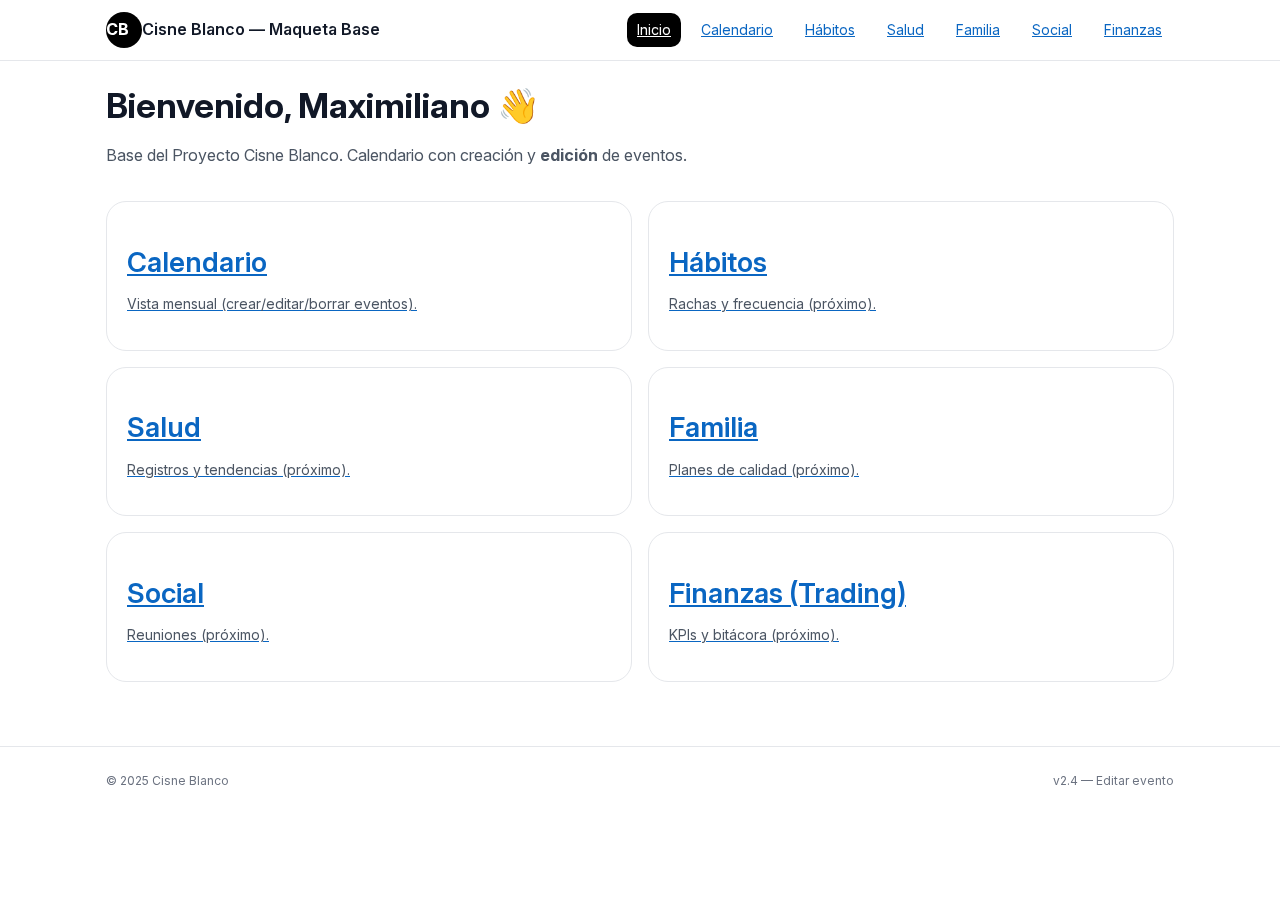
<file: index.html>
<!doctype html>
<html lang="es">
<head>
  <meta charset="utf-8">
  <meta name="viewport" content="width=device-width, initial-scale=1">
  <title>Cisne Blanco — Inicio</title>
  <meta name="description" content="Proyecto Cisne Blanco — Maqueta Base">

  <link rel="icon" type="image/png" href="./favicon.png?v=1201">
  <link rel="stylesheet" href="./assets/css/base-typography.css?v=14">
  <link rel="stylesheet" href="./css/mini.css?v=14">
  
  <link rel="stylesheet" href="./assets/css/main.css?v=1201">

  <!-- Preload correcto (nombres REALES y rutas relativas) -->
  <link rel="preload" as="font" href="./assets/fonts/inter/Inter-Variable.woff2?v=1201" type="font/woff2" crossorigin>
  <link rel="preload" as="font" href="./assets/fonts/jetbrains-mono/JetBrainsMono-Variable.woff2?v=1201" type="font/woff2" crossorigin>

</head>
<body>
  <header class="border-b backdrop-blur sticky">
    <div class="mx-auto container-pro px-4 py-3 flex items-center justify-between">
      <div class="flex items-center gap-3">
        <div class="h-9 w-9 rounded-full bg-black text-white flex items-center justify-center font-bold">CB</div>
        <span class="font-semibold">Cisne Blanco — Maqueta Base</span>
      </div>
      <nav class="flex items-center gap-2 text-sm">
        <a href="index.html" data-page="home" class="px-3 py-1 rounded-lg hover:bg-gray-100">Inicio</a>
        <a href="pages/calendario.html" data-page="calendario" class="px-3 py-1 rounded-lg hover:bg-gray-100">Calendario</a>
        <a href="pages/habitos.html" data-page="habitos" class="px-3 py-1 rounded-lg hover:bg-gray-100">Hábitos</a>
        <a href="pages/salud.html" data-page="salud" class="px-3 py-1 rounded-lg hover:bg-gray-100">Salud</a>
        <a href="pages/familia.html" data-page="familia" class="px-3 py-1 rounded-lg hover:bg-gray-100">Familia</a>
        <a href="pages/social.html" data-page="social" class="px-3 py-1 rounded-lg hover:bg-gray-100">Social</a>
        <a href="pages/finanzas.html" data-page="finanzas" class="px-3 py-1 rounded-lg hover:bg-gray-100">Finanzas</a>
      </nav>
    </div>
  </header>
  <main class="mx-auto container-pro px-4 pt-8">
    <h1 class="text-2xl font-bold mb-2">Bienvenido, Maximiliano 👋</h1>
    <p class="text-gray-600 mb-8">Base del Proyecto Cisne Blanco. Calendario con creación y <strong>edición</strong> de eventos.</p>

    <div class="grid grid-cols-1 md:grid-cols-2 gap-4">
      <a class="block border rounded-2xl p-5 bg-white hover:shadow-sm transition" href="pages/calendario.html">
        <h2 class="font-semibold mb-1">Calendario</h2>
        <p class="text-sm text-gray-600">Vista mensual (crear/editar/borrar eventos).</p>
      </a>
      <a class="block border rounded-2xl p-5 bg-white hover:shadow-sm transition" href="pages/habitos.html">
        <h2 class="font-semibold mb-1">Hábitos</h2>
        <p class="text-sm text-gray-600">Rachas y frecuencia (próximo).</p>
      </a>
      <a class="block border rounded-2xl p-5 bg-white hover:shadow-sm transition" href="pages/salud.html">
        <h2 class="font-semibold mb-1">Salud</h2>
        <p class="text-sm text-gray-600">Registros y tendencias (próximo).</p>
      </a>
      <a class="block border rounded-2xl p-5 bg-white hover:shadow-sm transition" href="pages/familia.html">
        <h2 class="font-semibold mb-1">Familia</h2>
        <p class="text-sm text-gray-600">Planes de calidad (próximo).</p>
      </a>
      <a class="block border rounded-2xl p-5 bg-white hover:shadow-sm transition" href="pages/social.html">
        <h2 class="font-semibold mb-1">Social</h2>
        <p class="text-sm text-gray-600">Reuniones (próximo).</p>
      </a>
      <a class="block border rounded-2xl p-5 bg-white hover:shadow-sm transition" href="pages/finanzas.html">
        <h2 class="font-semibold mb-1">Finanzas (Trading)</h2>
        <p class="text-sm text-gray-600">KPIs y bitácora (próximo).</p>
      </a>
    </div>
  </main>
  <footer class="mt-16 border-t">
    <div class="mx-auto container-pro px-4 py-6 text-xs text-gray-500 flex items-center justify-between">
      <span>© 2025 Cisne Blanco</span>
      <span>v2.4 — Editar evento</span>
    </div>
  </footer>
  <script>
    (function() {
      const path = location.pathname;
      const map = {
        "/": "home",
        "index.html": "home",
        "calendario.html": "calendario",
        "habitos.html": "habitos",
        "salud.html": "salud",
        "familia.html": "familia",
        "social.html": "social",
        "finanzas.html": "finanzas"
      };
      let key = "home";
      for (const k in map) {
        if (path.endsWith(k)) { key = map[k]; break; }
      }
      document.querySelectorAll('a[data-page]').forEach(a => {
        if (a.dataset.page === key) {
          a.style.background = '#000';
          a.style.color = '#fff';
          a.style.borderRadius = '10px';
          a.style.padding = '6px 10px';
        }
      });
    })();
  </script>
</body>
</html>
</file>
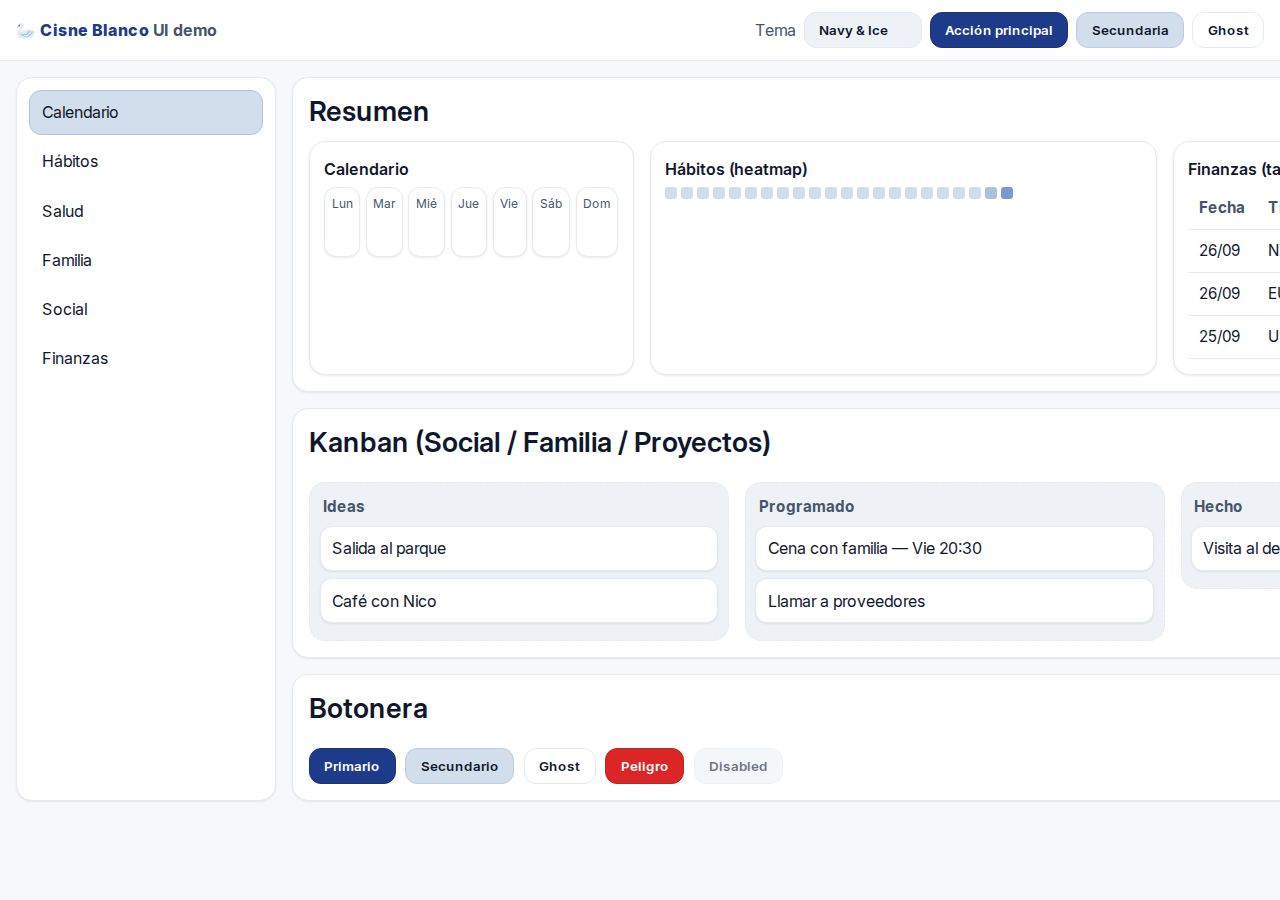
<file: themes/v1.1.1/index.html>
<!doctype html><html lang="es" data-theme="navy-ice"><head>
<link rel="stylesheet" href="../../assets/css/base-typography.css">
<meta charset="utf-8"/><meta name="viewport" content="width=device-width, initial-scale=1"/>
<title>Cisne Blanco — Demo UI (3 temas)</title>
<link rel="stylesheet" href="css/base.css"/>
<link rel="stylesheet" href="css/theme-navy-ice.css"/>
<link rel="stylesheet" href="css/theme-onyx-gold.css"/>
<link rel="stylesheet" href="css/theme-ruby-silver.css"/>
<style>.brand .swan{color:var(--color-primary)}</style>
</head><body>
<header class="header"><div class="brand">🦢 <span class="swan">Cisne Blanco</span> <span class="muted">UI demo</span></div>
<div class="actions"><label class="muted" for="themeSelect">Tema</label>
<select id="themeSelect" class="btn"><option value="navy-ice">Navy & Ice</option><option value="onyx-gold">Onyx & Gold</option><option value="ruby-silver">Ruby & Silver</option></select>
<button class="btn btn-primary">Acción principal</button><button class="btn btn-secondary">Secundaria</button><button class="btn btn-ghost">Ghost</button></div></header>
<div class="container"><aside class="sidebar"><nav class="nav"><a class="active" href="#">Calendario</a><a href="#">Hábitos</a><a href="#">Salud</a><a href="#">Familia</a><a href="#">Social</a><a href="#">Finanzas</a></nav></aside>
<main class="main">
<section class="section"><div class="row" style="justify-content:space-between;"><h2 style="margin:0">Resumen</h2>
<div class="row"><span class="badge success">Semana +3.2%</span><span class="badge warn">Pendientes: 4</span></div></div>
<div class="grid cols-3" style="margin-top:.8rem;">
<div class="card"><h3>Calendario</h3><div class="calendar"><div class="day"><div class="label">Lun</div></div><div class="day"><div class="label">Mar</div></div><div class="day"><div class="label">Mié</div></div><div class="day"><div class="label">Jue</div></div><div class="day"><div class="label">Vie</div></div><div class="day"><div class="label">Sáb</div></div><div class="day"><div class="label">Dom</div></div></div></div>
<div class="card"><h3>Hábitos (heatmap)</h3><div class="heatmap"><div class='cell'></div><div class='cell'></div><div class='cell'></div><div class='cell'></div><div class='cell'></div><div class='cell'></div><div class='cell'></div><div class='cell'></div><div class='cell'></div><div class='cell'></div><div class='cell'></div><div class='cell'></div><div class='cell'></div><div class='cell'></div><div class='cell'></div><div class='cell'></div><div class='cell'></div><div class='cell'></div><div class='cell'></div><div class='cell'></div><div class='cell l2'></div><div class='cell l3'></div></div></div>
<div class="card"><h3>Finanzas (tabla)</h3><table class="table"><thead><tr><th>Fecha</th><th>Ticker</th><th>Dirección</th><th>R:R</th><th>Resultado</th></tr></thead><tbody>
<tr><td>26/09</td><td>NZDUSD</td><td>Long</td><td>1:3</td><td class="mono">+125</td></tr>
<tr><td>26/09</td><td>EURUSD</td><td>Short</td><td>1:2</td><td class="mono">-60</td></tr>
<tr><td>25/09</td><td>USDCHF</td><td>Long</td><td>1:4</td><td class="mono">+210</td></tr>
</tbody></table></div></div></section>
<section class="section"><h2 style="margin-top:0">Kanban (Social / Familia / Proyectos)</h2>
<div class="kanban"><div class="col"><h4>Ideas</h4><div class="item">Salida al parque</div><div class="item">Café con Nico</div></div>
<div class="col"><h4>Programado</h4><div class="item">Cena con familia — Vie 20:30</div><div class="item">Llamar a proveedores</div></div>
<div class="col"><h4>Hecho</h4><div class="item">Visita al dentista</div></div></div></section>
<section class="section"><h2 style="margin-top:0">Botonera</h2>
<div class="row"><button class="btn btn-primary">Primario</button><button class="btn btn-secondary">Secundario</button><button class="btn btn-ghost">Ghost</button><button class="btn btn-danger">Peligro</button><button class="btn" disabled>Disabled</button></div>
</section></main></div><script src="js/theme.js"></script></body></html>
</file>
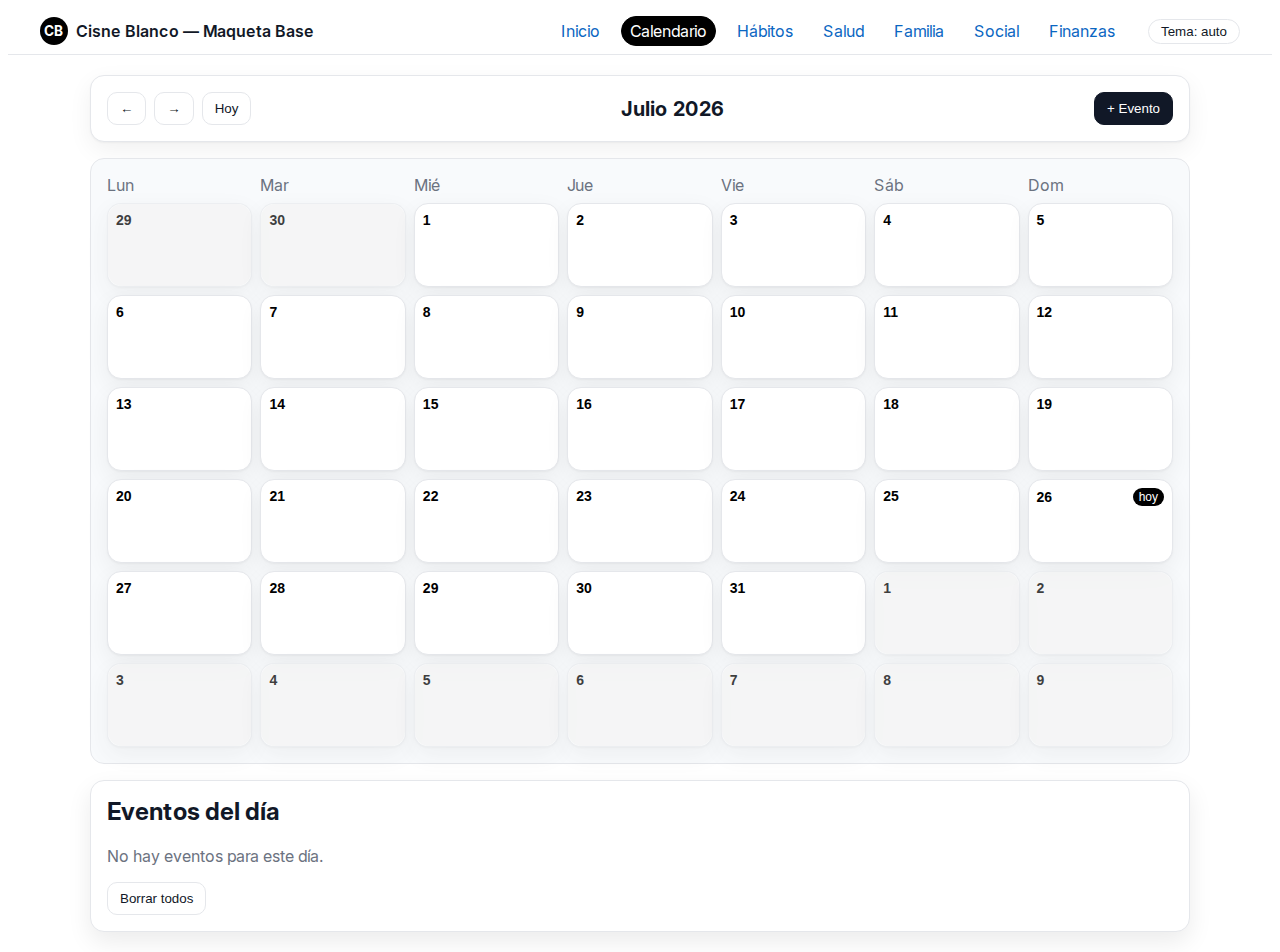
<file: calendario.html>
<!doctype html>
<html lang="es">
<head>
  <meta charset="utf-8" />
  <meta name="viewport" content="width=device-width, initial-scale=1" />
  <title>Cisne Blanco — Calendario</title>
  <link rel="icon" href="../assets/favicon.ico" />
  <link rel="stylesheet" href="../assets/css/main.css?v=1401.1" />
  </head>
<body class="transition-theme">

<header class="topbar">
  <div class="topbar-inner">
    <a href="../index.html" class="brand">
      <span class="brand-dot">CB</span>
      <span class="brand-title">Cisne Blanco — Maqueta Base</span>
    </a>

    <nav class="tabs">
      <a href="../index.html">Inicio</a>
      <a class="active" href="./calendario.html">Calendario</a>
      <a href="./habitos.html">Hábitos</a>
      <a href="./salud.html">Salud</a>
      <a href="./familia.html">Familia</a>
      <a href="./social.html">Social</a>
      <a href="./finanzas.html">Finanzas</a>
    </nav>

    <button id="themeToggle" class="theme-pill">
      Tema: <span id="themeLabel">auto</span>
    </button>
  </div>
</header>

<main style="max-width:1100px;margin:1.25rem auto;padding:0 1rem;">
  <!-- Barra superior -->
  <section class="card" style="padding:1rem;display:flex;gap:.75rem;align-items:center;justify-content:space-between;">
    <div style="display:flex;align-items:center;gap:.5rem;">
      <button id="btnPrev" class="btn">←</button>
      <button id="btnNext" class="btn">→</button>
      <button id="btnToday" class="btn">Hoy</button>
    </div>
    <h1 id="labelMonth" style="margin:0;font-size:1.25rem;"></h1>
    <div>
      <button id="btnAdd" class="btn btn-primary">+ Evento</button>
    </div>
  </section>

  <!-- Grilla del mes -->
  <section class="surface" style="margin-top:1rem;padding:1rem;">
    <!-- encabezado de días -->
    <div style="display:grid;grid-template-columns:repeat(7,1fr);gap:.5rem;margin-bottom:.5rem;">
      <div class="muted">Lun</div><div class="muted">Mar</div><div class="muted">Mié</div>
      <div class="muted">Jue</div><div class="muted">Vie</div><div class="muted">Sáb</div><div class="muted">Dom</div>
    </div>
    <!-- celdas -->
    <div id="grid" style="display:grid;grid-template-columns:repeat(7,1fr);gap:.5rem;"></div>
  </section>

  <!-- Panel de eventos del día -->
  <section class="day-events" style="margin-top:1rem;padding:1rem;">
    <h2 style="margin-top:0;">Eventos del día</h2>
    <div id="listDay"></div>
    <div style="margin-top:1rem;display:flex;gap:.5rem;">
      <button id="btnClearDay" class="btn">Borrar todos</button>
    </div>
  </section>
</main>

<!-- Toggle simple (mismo storage key 'theme') -->
<script>
  (function(){
    const root = document.documentElement;
    const KEY = "theme"; // 'auto' | 'navy-ice'
    const btn = document.getElementById('themeToggle');
    const lab = document.getElementById('themeLabel');
    function apply(val){
      if (val === 'navy-ice') root.setAttribute('data-theme','navy-ice');
      else root.removeAttribute('data-theme');
      if (lab) lab.textContent = (val || 'auto');
    }
    const saved = localStorage.getItem(KEY) || 'auto';
    apply(saved);
    if (btn) btn.onclick = () => {
      const next = (localStorage.getItem(KEY) === 'navy-ice') ? 'auto' : 'navy-ice';
      localStorage.setItem(KEY, next);
      apply(next);
    };
  })();
</script>

<!-- Calendario (v1.3.3) -->
<script>
document.addEventListener('DOMContentLoaded', () => {
  const pad = n => String(n).padStart(2,'0');
  const toKey = d => `${d.getFullYear()}-${pad(d.getMonth()+1)}-${pad(d.getDate())}`;
  const $ = id => document.getElementById(id);
  const label = $("labelMonth");
  const grid = $("grid");
  const modal = $("modal");
  const modalTitle = $("modalTitle");
  const inpDate = $("inpDate");
  const inpTime = $("inpTime");
  const inpTitle = $("inpTitle");
  const inpTag = $("inpTag");
  const inpNotes = $("inpNotes");
  const listDay = $("listDay");
  const btnPrev = $("btnPrev");
  const btnNext = $("btnNext");
  const btnToday = $("btnToday");
  const btnAdd = $("btnAdd");
  const btnSave = $("btnSave");
  const btnClearDay = $("btnClearDay");
  const required = [label, grid, listDay, btnPrev, btnNext, btnToday, btnAdd, btnSave, btnClearDay];
  if (required.some(n => !n)) { console.warn("[calendar] Falta algún nodo requerido; init abortado"); return; }
  const DB_KEY = "cb_calendar_events_v1";
  const load = () => JSON.parse(localStorage.getItem(DB_KEY) || "{}");
  const save = data => localStorage.setItem(DB_KEY, JSON.stringify(data));
  let state = { cursor: new Date(), selected: new Date(), editing: null };
  function tagColor(tag) {
    switch(tag) {
      case 'Trabajo': return '#1f2937';
      case 'Familia': return '#2563eb';
      case 'Salud':   return '#10b981';
      case 'Social':  return '#f59e0b';
      case 'Trading': return '#ef4444';
      default:        return '#9ca3af';
    }
  }
  function render(){
    const y = state.cursor.getFullYear();
    const m = state.cursor.getMonth();
    const first = new Date(y, m, 1);
    const start = new Date(first);
    const dow = (first.getDay()+6)%7;
    start.setDate(first.getDate()-dow);
    const monthName = state.cursor.toLocaleString('es-AR', { month:'long' });
    label.textContent = monthName.charAt(0).toUpperCase()+monthName.slice(1) + " " + y;
    grid.innerHTML = "";
    const data = load();
    for (let i=0; i<42; i++) {
      const d = new Date(start); d.setDate(start.getDate()+i);
      const isCurrent = d.getMonth() === m;
      const isToday   = toKey(d) === toKey(new Date());
      const dayKey    = toKey(d);
      const events    = data[dayKey] || [];
      const cell = document.createElement("button");
      cell.className = "day-cell card p-2 text-left";
      if (!isCurrent) cell.classList.add("dimmed-day");
      cell.innerHTML = `
        <div class="flex items-center justify-between">
          <span class="text-sm font-semibold">${d.getDate()}</span>
          ${isToday ? '<span class="text-xs px-1.5 py-0.5 rounded bg-black text-white">hoy</span>' : ''}
        </div>
        <div class="mt-2 space-y-1 text-xs">
          ${events.slice(0,3).map(e => `
            <div class="flex items-center gap-2">
              <span style="display:inline-block;width:8px;height:8px;border-radius:9999px;background:${tagColor(e.tag)}"></span>
              <span class="truncate">${e.time ? e.time+' — ' : ''}${e.title}</span>
            </div>
          `).join('')}
          ${events.length>3 ? '<div class="muted">+'+(events.length-3)+' más</div>' : ''}
        </div>
      `;
      cell.addEventListener("click", () => { state.selected = d; renderDay(); });
      grid.appendChild(cell);
    }
    renderDay();
  }
  function renderDay(){
    const data = load();
    const key = toKey(state.selected);
    const events = data[key] || [];
    listDay.innerHTML = events.length
      ? ''
      : '<div class="muted">No hay eventos para este día.</div>';
    events.forEach((e, idx) => {
      const item = document.createElement("div");
      item.className = "card p-3 flex items-start justify-between";
      item.innerHTML = `
        <div>
          <div class="text-sm font-semibold">${e.time ? e.time+' — ' : ''}${e.title}</div>
          <div class="text-xs muted">${e.tag || 'Sin etiqueta'}</div>
          ${e.notes ? `<div class="mt-1 text-xs muted">${e.notes}</div>` : ''}
        </div>
        <div class="action-row flex gap-2">
          <button class="btn btn-sm" data-action="edit">Editar</button>
          <button class="btn btn-sm" data-action="delete">Borrar</button>
        </div>
      `;
      item.querySelector('[data-action="edit"]').addEventListener('click', () => editEvent(key, idx));
      item.querySelector('[data-action="delete"]').addEventListener('click', () => removeEvent(key, idx));
      listDay.appendChild(item);
    });
  }
  function removeEvent(key, idx){
    const data = load();
    (data[key] = data[key] || []).splice(idx,1);
    save(data);
    render();
  }
  function editEvent(key, idx){
    const data = load();
    const ev = (data[key]||[])[idx];
    if (!ev) return;
    state.editing = { key, idx };
    const modalTitle = document.getElementById('modalTitle');
    const inpDate = document.getElementById('inpDate');
    const inpTime = document.getElementById('inpTime');
    const inpTitle = document.getElementById('inpTitle');
    const inpTag = document.getElementById('inpTag');
    const inpNotes = document.getElementById('inpNotes');
    const btnSave = document.getElementById('btnSave');
    if (modalTitle) modalTitle.textContent = "Editar evento";
    if (inpDate)  inpDate.value  = key;
    if (inpTime)  inpTime.value  = ev.time || "";
    if (inpTag)   inpTag.value   = ev.tag || "";
    if (inpTitle) inpTitle.value = ev.title || "";
    if (inpNotes) inpNotes.value = ev.notes || "";
    const modal = document.getElementById('modal');
    if (modal && modal.showModal) modal.showModal();
    if (btnSave) btnSave.textContent = "Actualizar";
  }
  // listeners
  btnPrev.onclick  = () => { state.cursor.setMonth(state.cursor.getMonth()-1); render(); };
  btnNext.onclick  = () => { state.cursor.setMonth(state.cursor.getMonth()+1); render(); };
  btnToday.onclick = () => { state.cursor = new Date(); state.selected = new Date(); render(); };
  btnAdd.onclick = () => {
    state.editing = null;
    modalTitle.textContent = "Nuevo evento";
    btnSave.textContent = "Guardar";
    inpDate.value  = toKey(state.selected);
    inpTime.value  = "";
    inpTitle.value = "";
    inpTag.value   = "";
    inpNotes.value = "";
    if (modal?.showModal) modal.showModal();
  };
  btnSave.onclick = (evClick) => {
    evClick.preventDefault();
    const date  = inpDate?.value;
    const time  = inpTime?.value;
    const title = (inpTitle?.value || "").trim();
    const tag   = inpTag?.value;
    const notes = (inpNotes?.value || "").trim();
    if (!date || !title) { alert("Completá fecha y título."); return; }
    const data = load();
    if (state.editing) {
      const { key, idx } = state.editing;
      (data[key] = data[key] || []).splice(idx,1);
      (data[date] = data[date] || []).push({ time, title, tag, notes });
      state.selected = new Date(date);
      state.editing = null;
    } else {
      (data[date] = data[date] || []).push({ time, title, tag, notes });
      state.selected = new Date(date);
    }
    save(data);
    if (modal?.close) modal.close();
    render();
  };
  btnClearDay.onclick = () => {
    const key = toKey(state.selected);
    const data = load();
    if (!data[key]?.length) return;
    if (confirm("¿Borrar todos los eventos de este día?")) {
      delete data[key];
      save(data);
      render();
    }
  };
  render();
});
</script>

<!-- === Modal calendario (estándar) === -->
<dialog id="modal" class="card" style="padding:0;">
  <form method="dialog" style="padding:1rem 1rem 0 1rem;">
    <h3 id="modalTitle" style="margin:0 0 .75rem 0;">Nuevo evento</h3>

    <div class="modal-grid">
      <div>
        <label class="muted" for="inpDate">Fecha</label>
        <input id="inpDate" type="date" class="input">
      </div>
      <div>
        <label class="muted" for="inpTime">Hora</label>
        <input id="inpTime" type="time" class="input">
      </div>

      <div style="grid-column:1/-1;">
        <label class="muted" for="inpTitle">Título</label>
        <input id="inpTitle" type="text" class="input" placeholder="Ej: Reunión">
      </div>

      <div>
        <label class="muted" for="inpTag">Etiqueta</label>
        <select id="inpTag" class="input">
          <option value="">Sin etiqueta</option>
          <option>Trabajo</option>
          <option>Familia</option>
          <option>Salud</option>
          <option>Social</option>
          <option>Trading</option>
        </select>
      </div>

      <div style="grid-column:1/-1;">
        <label class="muted" for="inpNotes">Notas</label>
        <textarea id="inpNotes" rows="4" class="input" placeholder="Notas adicionales..."></textarea>
      </div>
    </div>

    <div class="modal-actions">
      <button id="btnSave" class="btn btn-primary">Guardar</button>
      <button value="cancel" class="btn">Cerrar</button>
    </div>
  </form>
</dialog>

</body>
</html>
</file>
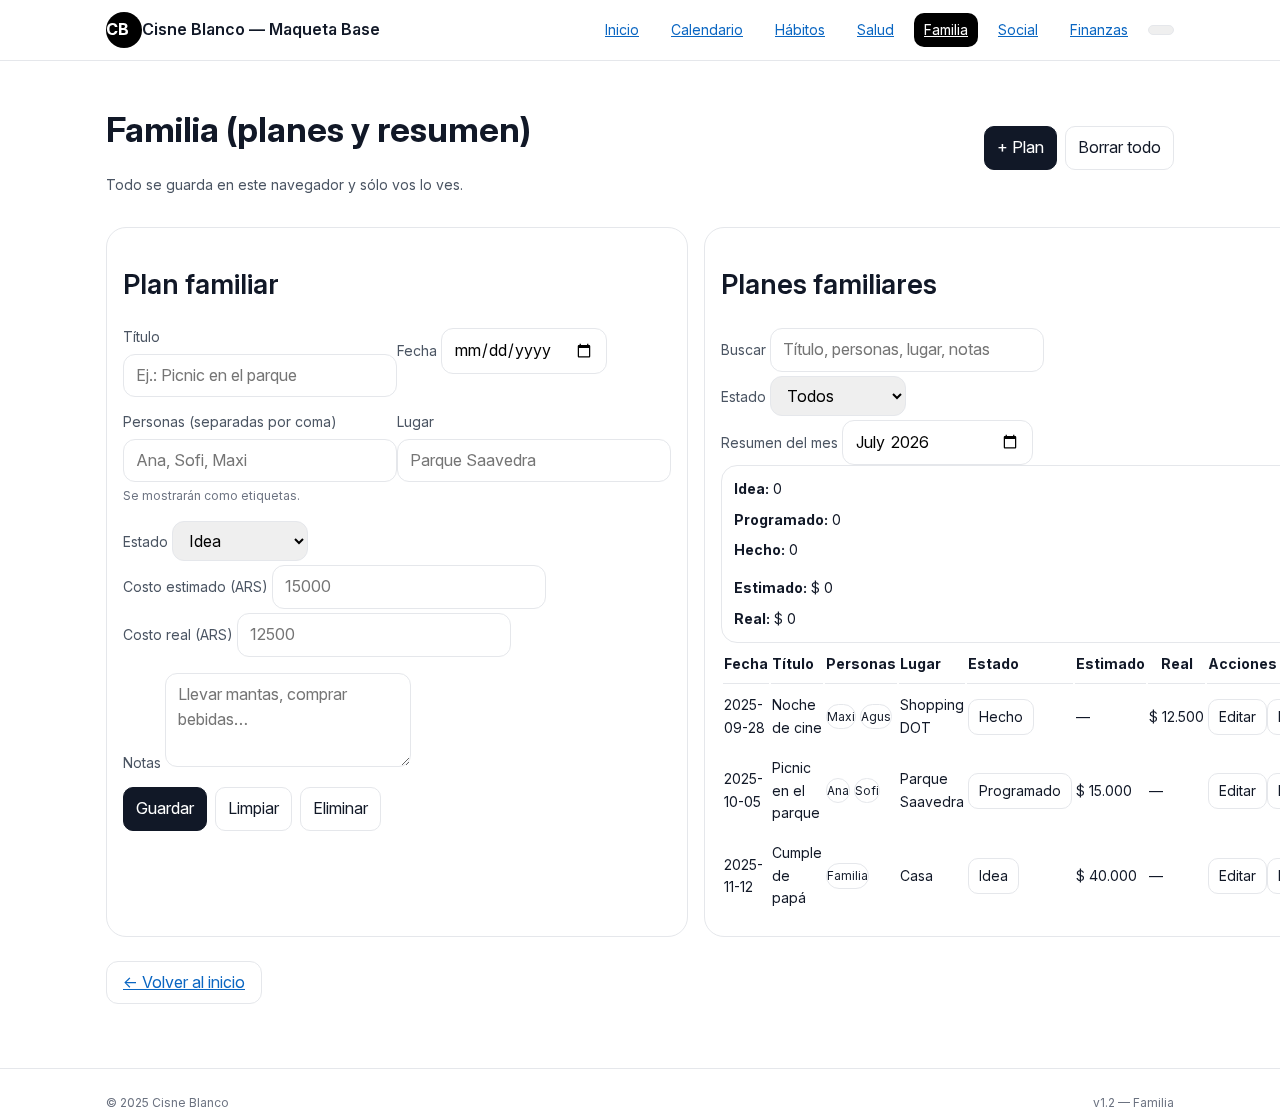
<file: pages/familia.html>
<!doctype html>
<html lang="es">
<head>
  <meta charset="utf-8">
  <meta name="viewport" content="width=device-width, initial-scale=1">
  <title>Cisne Blanco — {Página}</title>
  <meta name="description" content="Sección {Página} del Proyecto Cisne Blanco">

  <link rel="icon" type="image/png" href="../assets/favicon.png?v=1202">

  <!-- CSS base -->
  <link rel="stylesheet" href="../assets/css/base-typography.css?v=14">
  <link rel="stylesheet" href="../css/mini.css?v=14">
  <link rel="stylesheet" href="../assets/css/main.css?v=1203">
</head>
<body class="transition-theme">
  <header class="border-b backdrop-blur sticky">
    <div class="mx-auto container-pro px-4 py-3 flex items-center justify-between">
      <div class="flex items-center gap-3">
        <div class="h-9 w-9 rounded-full bg-black text-white flex items-center justify-center font-bold">CB</div>
        <span class="font-semibold">Cisne Blanco — Maqueta Base</span>
      </div>
      <nav class="flex items-center gap-2 text-sm">
        <a href="../index.html" data-page="home" class="px-3 py-1 rounded-lg hover:bg-gray-100">Inicio</a>
        <a href="calendario.html" data-page="calendario" class="px-3 py-1 rounded-lg hover:bg-gray-100">Calendario</a>
        <a href="habitos.html" data-page="habitos" class="px-3 py-1 rounded-lg hover:bg-gray-100">Hábitos</a>
        <a href="salud.html" data-page="salud" class="px-3 py-1 rounded-lg hover:bg-gray-100">Salud</a>
        <a href="familia.html" data-page="familia" class="px-3 py-1 rounded-lg hover:bg-gray-100">Familia</a>
        <a href="social.html" data-page="social" class="px-3 py-1 rounded-lg hover:bg-gray-100">Social</a>
        <a href="finanzas.html" data-page="finanzas" class="px-3 py-1 rounded-lg hover:bg-gray-100">Finanzas</a>
        <button id="theme-toggle" class="px-3 py-1 rounded-lg border">Tema</button>
      </nav>
    </div>
  </header>

  <main class="container-pro px-4 py-6">
    <div class="flex items-center justify-between mb-4">
      <div>
        <h1 class="text-2xl font-bold mb-3">Familia (planes y resumen)</h1>
        <p class="text-gray-600 text-sm">Todo se guarda en este navegador y sólo vos lo ves.</p>
      </div>
      <div class="flex gap-2">
        <button id="btnNew" class="btn btn--primary">+ Plan</button>
        <button id="btnClearAll" class="btn">Borrar todo</button>
      </div>
    </div>

    <div class="grid gap-4 md:grid-cols-2">
      <!-- Panel de creación/edición -->
      <section class="p-4 border rounded-2xl bg-white">
        <h2 class="font-semibold mb-3">Plan familiar</h2>
        <form id="plan-form" class="space-y-3">
          <input type="hidden" id="plan-id">
          <div class="grid gap-3 md:grid-cols-2">
            <div>
              <label class="text-sm text-gray-600">Título</label>
              <input id="titulo" type="text" required placeholder="Ej.: Picnic en el parque" class="mt-1 w-full border rounded-lg px-3 py-2">
            </div>
            <div>
              <label class="text-sm text-gray-600">Fecha</label>
              <input id="fecha" type="date" required class="mt-1 w-full border rounded-lg px-3 py-2">
            </div>
          </div>
          <div class="grid gap-3 md:grid-cols-2">
            <div>
              <label class="text-sm text-gray-600">Personas (separadas por coma)</label>
              <input id="personas" type="text" placeholder="Ana, Sofi, Maxi" class="mt-1 w-full border rounded-lg px-3 py-2">
              <div class="text-xs text-gray-500 mt-1">Se mostrarán como etiquetas.</div>
            </div>
            <div>
              <label class="text-sm text-gray-600">Lugar</label>
              <input id="lugar" type="text" placeholder="Parque Saavedra" class="mt-1 w-full border rounded-lg px-3 py-2">
            </div>
          </div>
          <div class="grid gap-3 md:grid-cols-3">
            <div>
              <label class="text-sm text-gray-600">Estado</label>
              <select id="estado" required class="mt-1 w-full border rounded-lg px-3 py-2">
                <option>Idea</option>
                <option>Programado</option>
                <option>Hecho</option>
              </select>
            </div>
            <div>
              <label class="text-sm text-gray-600">Costo estimado (ARS)</label>
              <input id="costoEstimado" type="number" inputmode="decimal" min="0" step="0.01" placeholder="15000" class="mt-1 w-full border rounded-lg px-3 py-2">
            </div>
            <div>
              <label class="text-sm text-gray-600">Costo real (ARS)</label>
              <input id="costoReal" type="number" inputmode="decimal" min="0" step="0.01" placeholder="12500" class="mt-1 w-full border rounded-lg px-3 py-2">
            </div>
          </div>
          <div>
            <label class="text-sm text-gray-600">Notas</label>
            <textarea id="notas" rows="3" placeholder="Llevar mantas, comprar bebidas…" class="mt-1 w-full border rounded-lg px-3 py-2"></textarea>
          </div>
          <div class="flex gap-2">
            <button type="submit" id="save-btn" class="btn btn--primary">Guardar</button>
            <button type="button" id="reset-btn" class="btn">Limpiar</button>
            <button type="button" id="delete-btn" class="btn btn--danger" hidden>Eliminar</button>
          </div>
        </form>
      </section>

      <!-- Panel derecho: filtros + resumen + listado -->
      <section class="p-4 border rounded-2xl bg-white">
        <div class="mb-3">
          <h2 class="font-semibold">Planes familiares</h2>
        </div>

        <!-- Filtros -->
        <div class="grid gap-3 md:grid-cols-3 mb-3">
          <div>
            <label class="text-sm text-gray-600">Buscar</label>
            <input id="buscar" type="search" placeholder="Título, personas, lugar, notas" class="mt-1 w-full border rounded-lg px-3 py-2">
          </div>
          <div>
            <label class="text-sm text-gray-600">Estado</label>
            <select id="filtro-estado" class="mt-1 w-full border rounded-lg px-3 py-2">
              <option value="">Todos</option>
              <option>Idea</option>
              <option>Programado</option>
              <option>Hecho</option>
            </select>
          </div>
          <div>
            <label class="text-sm text-gray-600">Resumen del mes</label>
            <input id="mes-resumen" type="month" class="mt-1 w-full border rounded-lg px-3 py-2">
          </div>
        </div>

        <!-- Resumen -->
        <aside class="p-3 border rounded-xl bg-gray-50 mb-3">
          <div class="grid grid-cols-2 md:grid-cols-6 gap-2 text-sm">
            <div><strong>Idea:</strong> <span id="cnt-idea">0</span></div>
            <div><strong>Programado:</strong> <span id="cnt-programado">0</span></div>
            <div><strong>Hecho:</strong> <span id="cnt-hecho">0</span></div>
            <div class="md:col-span-1"></div>
            <div class="md:col-span-1 md:text-right"><strong>Estimado:</strong> <span id="sum-estimado">ARS 0</span></div>
            <div class="md:col-span-1 md:text-right"><strong>Real:</strong> <span id="sum-real">ARS 0</span></div>
          </div>
        </aside>

        <!-- Listado -->
        <div class="overflow-auto">
          <table class="w-full text-sm">
            <thead>
              <tr>
                <th class="text-left py-2 border-b">Fecha</th>
                <th class="text-left py-2 border-b">Título</th>
                <th class="text-left py-2 border-b">Personas</th>
                <th class="text-left py-2 border-b">Lugar</th>
                <th class="text-left py-2 border-b">Estado</th>
                <th class="text-right py-2 border-b">Estimado</th>
                <th class="text-right py-2 border-b">Real</th>
                <th class="text-left py-2 border-b">Acciones</th>
              </tr>
            </thead>
            <tbody id="tabla-planes"></tbody>
          </table>
        </div>
      </section>
    </div>

    <div class="mt-6">
      <a href="../index.html" class="inline-flex items-center px-4 py-2 border rounded-lg hover:bg-gray-100">← Volver al inicio</a>
    </div>
  </main>

  <footer class="mt-16 border-t">
    <div class="mx-auto container-pro px-4 py-6 text-xs text-gray-500 flex items-center justify-between">
      <span>© 2025 Cisne Blanco</span>
      <span>v1.2 — Familia</span>
    </div>
  </footer>

  <script>
    // === Estado & almacenamiento ===
    const DB_KEY = 'cb_familia_plans_v1';
    const load = () => {
      try { return JSON.parse(localStorage.getItem(DB_KEY) || '[]'); }
      catch(e) { console.warn('No se pudo parsear localStorage, se reinicia.', e); return []; }
    };
    const save = (data) => localStorage.setItem(DB_KEY, JSON.stringify(data));

    // Utilidades
    const $ = s => document.querySelector(s);
    const nf = new Intl.NumberFormat('es-AR', { style: 'currency', currency: 'ARS', maximumFractionDigits: 0 });
    const uid = () => (crypto.randomUUID ? crypto.randomUUID() : (Date.now().toString(36)+Math.random().toString(36).slice(2,8)));
    const parsePeople = txt => (txt||'').split(',').map(s=>s.trim()).filter(Boolean);

    let planes = [];
    let editingId = null;

    function seedIfEmpty(){
      if (planes.length) return;
      planes = [
        { id: uid(), titulo: 'Picnic en el parque', fecha: '2025-10-05', personas: ['Ana','Sofi'], lugar: 'Parque Saavedra', estado: 'Programado', costoEstimado: 15000, costoReal: null, notas: 'Llevar mantas', createdAt: Date.now(), updatedAt: Date.now() },
        { id: uid(), titulo: 'Cumple de papá', fecha: '2025-11-12', personas: ['Familia'], lugar: 'Casa', estado: 'Idea', costoEstimado: 40000, costoReal: null, notas: 'Torta + bebidas', createdAt: Date.now(), updatedAt: Date.now() },
        { id: uid(), titulo: 'Noche de cine', fecha: '2025-09-28', personas: ['Maxi','Agus'], lugar: 'Shopping DOT', estado: 'Hecho', costoEstimado: null, costoReal: 12500, notas: 'Película + pochoclos', createdAt: Date.now(), updatedAt: Date.now() }
      ];
      save(planes);
    }

    function sanitizeNumber(v){
      if (v === '' || v === null || v === undefined) return null;
      const num = Number(v);
      return Number.isFinite(num) ? num : null;
    }

    function estadoNext(e){ return e==='Idea' ? 'Programado' : (e==='Programado' ? 'Hecho' : 'Idea'); }

    function chipsHTML(arr){
      return (arr||[]).map(p => '<span class="inline-flex items-center px-2 py-0.5 border rounded-full text-xs">'+p+'</span>').join(' ') || '<span class="text-gray-400">–</span>';
    }

    function filaHTML(p){
      return `
        <tr data-id="${p.id}">
          <td class="py-2 pr-2 whitespace-nowrap">${p.fecha || '—'}</td>
          <td class="py-2 pr-2">${p.titulo}</td>
          <td class="py-2 pr-2">${chipsHTML(p.personas)}</td>
          <td class="py-2 pr-2">${p.lugar || '—'}</td>
          <td class="py-2 pr-2">
            <button class="btn btn--sm" data-action="cycle">${p.estado}</button>
          </td>
          <td class="py-2 pl-2 text-right">${p.costoEstimado!=null ? nf.format(p.costoEstimado) : '—'}</td>
          <td class="py-2 pl-2 text-right">${p.costoReal!=null ? nf.format(p.costoReal) : '—'}</td>
          <td class="py-2 pl-2">
            <div class="flex gap-1 flex-wrap">
              <button class="btn btn--sm" data-action="edit">Editar</button>
              <button class="btn btn--sm" data-action="dup">Duplicar</button>
              <button class="btn btn--sm btn--danger" data-action="del">Borrar</button>
            </div>
          </td>
        </tr>`;
    }

    function render(){
      const term = ($('#buscar').value || '').toLowerCase();
      const est = $('#filtro-estado').value;

      const filtrados = planes.filter(p => {
        const hayTexto = [p.titulo, p.lugar, p.notas, (p.personas||[]).join(' ')]
          .map(x => (x||'').toLowerCase()).some(x => x.includes(term));
        const hayEstado = !est || p.estado === est;
        return hayTexto && hayEstado;
      }).sort((a,b)=> (a.fecha||'') < (b.fecha||'') ? -1 : 1);

      $('#tabla-planes').innerHTML = filtrados.map(filaHTML).join('');
      renderResumen();
    }

    function renderResumen(){
      const ym = $('#mes-resumen').value; // YYYY-MM
      const inMonth = p => (!ym || !p.fecha) ? true : p.fecha.startsWith(ym);
      const subset = planes.filter(inMonth);

      const cntIdea = subset.filter(p=>p.estado==='Idea').length;
      const cntProg = subset.filter(p=>p.estado==='Programado').length;
      const cntHecho = subset.filter(p=>p.estado==='Hecho').length;
      const sumEst = subset.reduce((acc,p)=> acc + (p.costoEstimado || 0), 0);
      const sumReal = subset.reduce((acc,p)=> acc + (p.costoReal || 0), 0);

      $('#cnt-idea').textContent = cntIdea;
      $('#cnt-programado').textContent = cntProg;
      $('#cnt-hecho').textContent = cntHecho;
      $('#sum-estimado').textContent = nf.format(sumEst);
      $('#sum-real').textContent = nf.format(sumReal);
    }

    function fillForm(p){
      editingId = p.id;
      $('#plan-id').value = p.id;
      $('#titulo').value = p.titulo || '';
      $('#fecha').value = p.fecha || '';
      $('#personas').value = (p.personas || []).join(', ');
      $('#lugar').value = p.lugar || '';
      $('#estado').value = p.estado || 'Idea';
      $('#costoEstimado').value = p.costoEstimado ?? '';
      $('#costoReal').value = p.costoReal ?? '';
      $('#notas').value = p.notas || '';
      $('#delete-btn').hidden = false;
      $('#save-btn').textContent = 'Actualizar';
    }

    function clearForm(){
      editingId = null;
      $('#plan-id').value = '';
      $('#plan-form').reset();
      $('#delete-btn').hidden = true;
      $('#save-btn').textContent = 'Guardar';
    }

    // === Eventos ===
    document.getElementById('plan-form').addEventListener('submit', (ev)=>{
      ev.preventDefault();
      const data = {
        titulo: $('#titulo').value.trim(),
        fecha: $('#fecha').value || null,
        personas: parsePeople($('#personas').value || ''),
        lugar: $('#lugar').value.trim(),
        estado: $('#estado').value,
        costoEstimado: sanitizeNumber($('#costoEstimado').value),
        costoReal: sanitizeNumber($('#costoReal').value),
        notas: $('#notas').value.trim(),
      };
      if (!data.titulo) { alert('Completá el título'); return; }
      if (!data.fecha) { alert('Completá la fecha'); return; }

      if (editingId) {
        const idx = planes.findIndex(p=>p.id===editingId);
        if (idx>-1) planes[idx] = { ...planes[idx], ...data, updatedAt: Date.now() };
      } else {
        planes.push({ id: uid(), ...data, createdAt: Date.now(), updatedAt: Date.now() });
      }
      save(planes); render(); clearForm();
    });

    document.getElementById('reset-btn').addEventListener('click', clearForm);

    document.getElementById('delete-btn').addEventListener('click', ()=>{
      if (!editingId) return;
      if (confirm('¿Eliminar este plan?')) {
        planes = planes.filter(p=>p.id!==editingId);
        save(planes); render(); clearForm();
      }
    });

    document.getElementById('btnNew').addEventListener('click', ()=>{
      clearForm();
      document.getElementById('titulo').focus();
    });

    document.getElementById('btnClearAll').addEventListener('click', ()=>{
      if (!planes.length) return;
      if (confirm('¿Eliminar TODOS los planes?')) {
        planes = [];
        save(planes); render(); clearForm();
      }
    });

    document.getElementById('buscar').addEventListener('input', render);
    document.getElementById('filtro-estado').addEventListener('change', render);
    document.getElementById('mes-resumen').addEventListener('change', renderResumen);

    document.getElementById('tabla-planes').addEventListener('click', (ev)=>{
      const btn = ev.target.closest('button[data-action]');
      if (!btn) return;
      const tr = ev.target.closest('tr[data-id]');
      const id = tr && tr.getAttribute('data-id');
      const p = planes.find(x=>x.id===id);
      if (!p) return;

      const action = btn.getAttribute('data-action');
      if (action === 'edit') {
        fillForm(p);
      } else if (action === 'del') {
        if (confirm('¿Eliminar este plan?')) {
          planes = planes.filter(x=>x.id!==id);
          save(planes); render();
          if (editingId === id) clearForm();
        }
      } else if (action === 'dup') {
        const copia = { ...p, id: uid(), titulo: p.titulo + ' (copia)', createdAt: Date.now(), updatedAt: Date.now() };
        planes.push(copia);
        save(planes); render();
      } else if (action === 'cycle') {
        p.estado = (p.estado === 'Idea') ? 'Programado' : (p.estado === 'Programado' ? 'Hecho' : 'Idea');
        p.updatedAt = Date.now();
        save(planes); render();
      }
    });

    // === Init ===
    (function init(){
      planes = load();
      seedIfEmpty();
      const d = new Date();
      document.getElementById('mes-resumen').value = String(d.getFullYear()) + '-' + String(d.getMonth()+1).padStart(2,'0');
      render();
    })();
  </script>

  <script>
    // === Resaltado de navegación idéntico al de Calendario ===
    (function() {
      const path = location.pathname;
      const map = {
        "/": "home",
        "index.html": "home",
        "calendario.html": "calendario",
        "habitos.html": "habitos",
        "salud.html": "salud",
        "familia.html": "familia",
        "social.html": "social",
        "finanzas.html": "finanzas"
      };
      let key = "home";
      for (const k in map) {
        if (path.endsWith(k)) { key = map[k]; break; }
      }
      document.querySelectorAll('a[data-page]').forEach(a => {
        if (a.dataset.page === key) {
          a.style.background = '#000';
          a.style.color = '#fff';
          a.style.borderRadius = '10px';
          a.style.padding = '6px 10px';
        }
      });
    })();
  </script>
<!-- v1.3 Toggle unificado: auto → dark → navy-ice → onyx-gold → ruby-silver -->
<script>
(function(){
  const THEMES = ["","dark","navy-ice","onyx-gold","ruby-silver"]; // '' = auto
  const LABELS = {
    "":            "Tema: auto",
    "dark":        "Tema: dark",
    "navy-ice":    "Tema: navy-ice",
    "onyx-gold":   "Tema: onyx-gold",
    "ruby-silver": "Tema: ruby-silver"
  };
  const KEY  = "theme";
  const root = document.documentElement;
  const btn  = document.getElementById("theme-toggle");
  if (!btn) { console.warn("[theme] falta #theme-toggle"); return; }

  // Aplicar preferencia guardada o sistema
  let saved = null;
  try { saved = localStorage.getItem(KEY); } catch(e) {}
  if (saved !== null) {
    if (saved) root.dataset.theme = saved; else root.removeAttribute("data-theme");
  } else if (window.matchMedia?.("(prefers-color-scheme: dark)").matches) {
    root.dataset.theme = "dark";
    saved = "dark";
  }

  // Etiqueta inicial
  const current = root.dataset.theme || "";
  btn.textContent = LABELS[current];

  // Ciclo de temas
  btn.addEventListener("click", () => {
    const cur  = root.dataset.theme || "";
    const next = THEMES[(THEMES.indexOf(cur) + 1) % THEMES.length];
    if (next) root.dataset.theme = next; else root.removeAttribute("data-theme");
    try { localStorage.setItem(KEY, next); } catch(e) {}
    btn.textContent = LABELS[next];
  });
})();
</script>
</body>
</html>
</file>
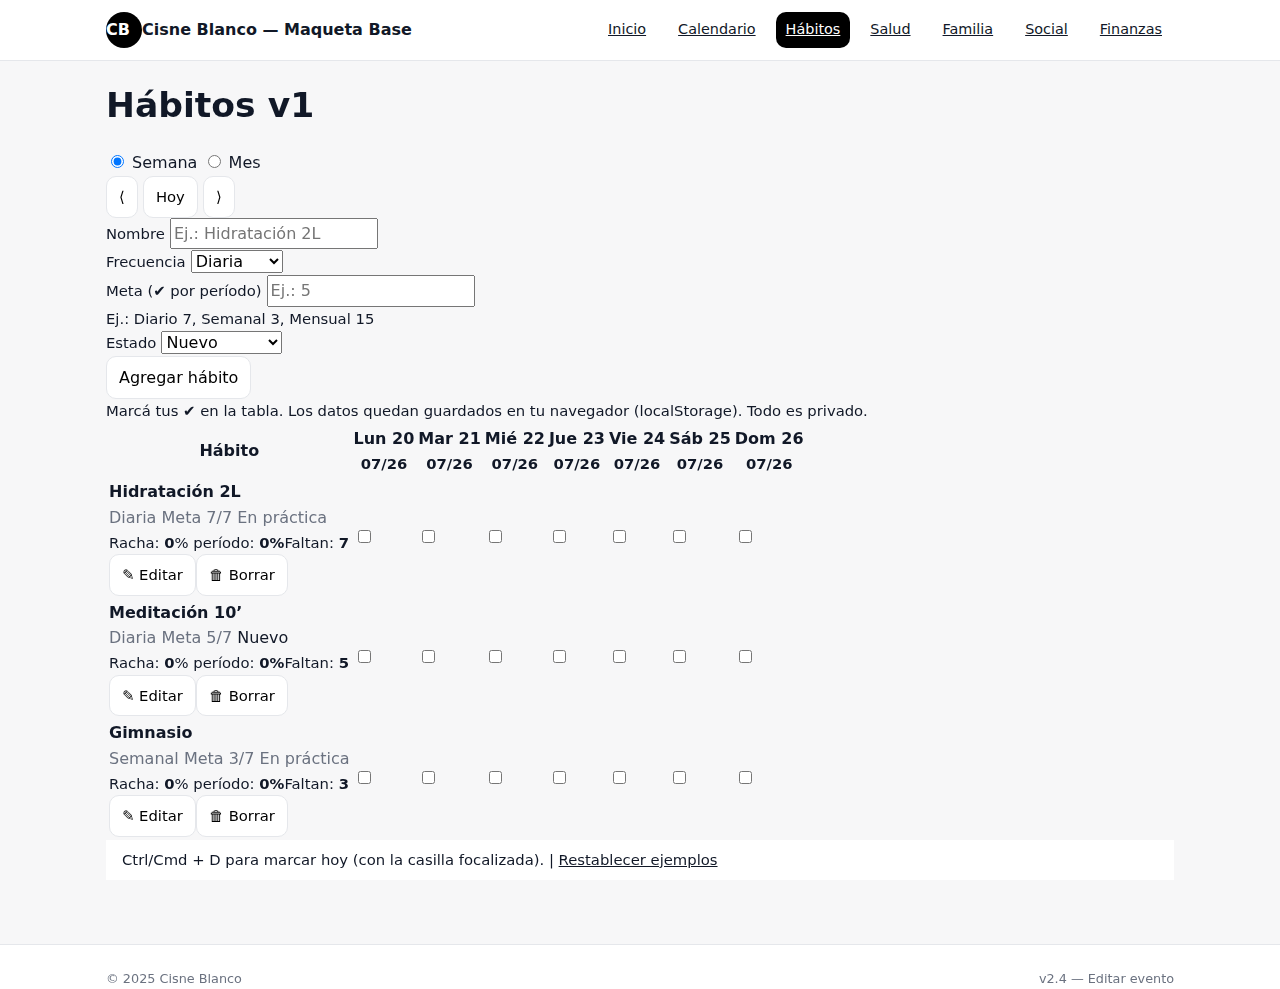
<file: pages/habitos.html>
<!doctype html>
<html lang="es">
<head>
  <link rel="icon" type="image/png" href="../assets/favicon.png?v=1202">
  <link rel="stylesheet" href="../assets/css/base-typography.css?v=14">
  <link rel="stylesheet" href="../css/mini.css?v=14">
  <meta charset="utf-8">
  <meta name="viewport" content="width=device-width, initial-scale=1">
  <title>Cisne Blanco — Hábitos</title>
  <meta name="description" content="Proyecto Cisne Blanco — Maqueta Base">
</head>
<body>
  <header class="border-b backdrop-blur sticky">
    <div class="mx-auto container-pro px-4 py-3 flex items-center justify-between">
      <div class="flex items-center gap-3">
        <div class="h-9 w-9 rounded-full bg-black text-white flex items-center justify-center font-bold">CB</div>
        <span class="font-semibold">Cisne Blanco — Maqueta Base</span>
      </div>
      <nav class="flex items-center gap-2 text-sm">
        <a href="../index.html" data-page="home" class="px-3 py-1 rounded-lg hover:bg-gray-100">Inicio</a>
        <a href="calendario.html" data-page="calendario" class="px-3 py-1 rounded-lg hover:bg-gray-100">Calendario</a>
        <a href="habitos.html" data-page="habitos" class="px-3 py-1 rounded-lg hover:bg-gray-100">Hábitos</a>
        <a href="salud.html" data-page="salud" class="px-3 py-1 rounded-lg hover:bg-gray-100">Salud</a>
        <a href="familia.html" data-page="familia" class="px-3 py-1 rounded-lg hover:bg-gray-100">Familia</a>
        <a href="social.html" data-page="social" class="px-3 py-1 rounded-lg hover:bg-gray-100">Social</a>
        <a href="finanzas.html" data-page="finanzas" class="px-3 py-1 rounded-lg hover:bg-gray-100">Finanzas</a>
      </nav>
    </div>
  </header>
  <main class="mx-auto container-pro px-4 pt-8">
<div class="container">
  <section class="card">
    <div class="header">
      <h1 class="title">Hábitos v1</h1>
      <div class="controls">
        <div class="period-toggle">
          <label><input type="radio" name="period" value="week" checked> Semana</label>
          <label><input type="radio" name="period" value="month"> Mes</label>
        </div>
        <button id="prevBtn" class="btn small" title="Periodo anterior">⟨</button>
        <button id="todayBtn" class="btn small" title="Volver a hoy">Hoy</button>
        <button id="nextBtn" class="btn small" title="Periodo siguiente">⟩</button>
      </div>
    </div>

    <form id="habitForm" class="form" autocomplete="off">
      <div>
        <label for="name" class="small">Nombre</label>
        <input id="name" name="name" type="text" placeholder="Ej.: Hidratación 2L" required>
      </div>
      <div>
        <label for="freq" class="small">Frecuencia</label>
        <select id="freq" name="freq">
          <option value="D">Diaria</option>
          <option value="W">Semanal</option>
          <option value="M">Mensual</option>
        </select>
      </div>
      <div>
        <label for="goal" class="small">Meta (✔ por período)</label>
        <input id="goal" name="goal" type="number" min="1" step="1" placeholder="Ej.: 5" required>
        <div class="help small">Ej.: Diario 7, Semanal 3, Mensual 15</div>
      </div>
      <div>
        <label for="status" class="small">Estado</label>
        <select id="status" name="status">
          <option>Nuevo</option>
          <option>En práctica</option>
          <option>Consolidado</option>
        </select>
      </div>
      <div>
        <input type="hidden" id="editId" value="">
        <button type="submit" class="btn" id="submitBtn">Agregar hábito</button>
      </div>
      <div class="full small help">Marcá tus ✔ en la tabla. Los datos quedan guardados en tu navegador (localStorage). Todo es privado.</div>
    </form>

    <div class="grid-wrap">
      <table class="table" id="habitTable" aria-label="Matriz día por hábito">
        <thead id="tableHead"></thead>
        <tbody id="tableBody"></tbody>
      </table>
    </div>
    <footer class="note">
      <div class="small" style="padding:8px 16px">
        <span class="kbd">Ctrl/Cmd + D</span> para marcar hoy (con la casilla focalizada). |
        <a href="#" id="resetDemo" class="small">Restablecer ejemplos</a>
      </div>
    </footer>
  </section>
</div>
</main>
  <footer class="mt-16 border-t">
    <div class="mx-auto container-pro px-4 py-6 text-xs text-gray-500 flex items-center justify-between">
      <span>© 2025 Cisne Blanco</span>
      <span>v2.4 — Editar evento</span>
    </div>
  </footer>
  <script>
    (function() {
      const path = location.pathname;
      const map = {
        "/": "home",
        "index.html": "home",
        "calendario.html": "calendario",
        "habitos.html": "habitos",
        "salud.html": "salud",
        "familia.html": "familia",
        "social.html": "social",
        "finanzas.html": "finanzas"
      };
      let key = "home";
      for (const k in map) {
        if (path.endsWith(k)) { key = map[k]; break; }
      }
      document.querySelectorAll('a[data-page]').forEach(a => {
        if (a.dataset.page === key) {
          a.style.background = '#000';
          a.style.color = '#fff';
          a.style.borderRadius = '10px';
          a.style.padding = '6px 10px';
        }
      });
    })();
  </script>

<script>
/* CB_HABITOS_V1_JS */
(() => {
  "use strict";
  const qs = (s, el=document) => el.querySelector(s);
  const qsa = (s, el=document) => [...el.querySelectorAll(s)];
  const $head = qs('#tableHead');
  const $body = qs('#tableBody');
  const $form = qs('#habitForm');
  const $submitBtn = qs('#submitBtn');
  const $editId = qs('#editId');
  const $name = qs('#name');
  const $freq = qs('#freq');
  const $goal = qs('#goal');
  const $status = qs('#status');
  const $prev = qs('#prevBtn');
  const $next = qs('#nextBtn');
  const $today = qs('#todayBtn');
  const $periodRadios = qsa('input[name="period"]');
  const $resetDemo = qs('#resetDemo');

  const LS_HABITS = 'cb_habits_v1';
  const LS_CHECKS = 'cb_habits_checks_v1';

  let anchor = stripTime(new Date());
  let period = 'week';

  function load(key, fallback) {
    try { const raw = localStorage.getItem(key); return raw ? JSON.parse(raw) : fallback; }
    catch(e){ console.warn('No se pudo leer localStorage', key, e); return fallback; }
  }
  function save(key, val) {
    try { localStorage.setItem(key, JSON.stringify(val)); }
    catch(e){ console.error('No se pudo guardar en localStorage', e); }
  }
  function uid(){ return 'h_' + Math.random().toString(36).slice(2,9); }

  function stripTime(d){ const t=new Date(d); t.setHours(0,0,0,0); return t; }
  function fmtISO(d){ return d.toISOString().slice(0,10); }
  function startOfWeek(d){ const t=stripTime(d); const day=(t.getDay()+6)%7; t.setDate(t.getDate()-day); return t; }
  function weekDays(d){ const s=startOfWeek(d); return Array.from({length:7},(_,i)=>{ const dt=new Date(s); dt.setDate(s.getDate()+i); return stripTime(dt);}); }
  function startOfMonth(d){ const t=stripTime(d); t.setDate(1); return t; }
  function monthDays(d){ const s=startOfMonth(d); const out=[]; const m=s.getMonth(); let c=new Date(s); while(c.getMonth()===m){ out.push(stripTime(c)); c.setDate(c.getDate()+1);} return out; }
  const DAY_NAMES = ['Lun','Mar','Mié','Jue','Vie','Sáb','Dom'];

  let habits = load(LS_HABITS, []);
  let checks = load(LS_CHECKS, {});

  if (!habits || habits.length===0){
    habits = [
      { id: uid(), name:'Hidratación 2L', freq:'D', goal:7, status:'En práctica', createdAt: Date.now() },
      { id: uid(), name:'Meditación 10’', freq:'D', goal:5, status:'Nuevo', createdAt: Date.now() },
      { id: uid(), name:'Gimnasio', freq:'W', goal:3, status:'En práctica', createdAt: Date.now() },
    ];
    save(LS_HABITS, habits);
    save(LS_CHECKS, checks);
  }

  function render(){
    const days = (period==='week') ? weekDays(anchor) : monthDays(anchor);
    const headCells = ['<th>Hábito</th>'].concat(days.map(d=>{
      const lab = (period==='week') ? `${DAY_NAMES[(d.getDay()+6)%7]} ${d.getDate()}` : `${d.getDate()}`;
      const sub = (period==='week') ? `${(d.getMonth()+1).toString().padStart(2,'0')}/${d.getFullYear().toString().slice(2)}` : DAY_NAMES[(d.getDay()+6)%7];
      return `<th><div class="date-label">${lab}</div><div class="small">${sub}</div></th>`;
    }));
    $head.innerHTML = `<tr>${headCells.join('')}</tr>`;

    if (!Array.isArray(habits) || habits.length===0){
      $body.innerHTML = `<tr><td colspan="${days.length+1}" class="small">No hay hábitos. Agregá uno arriba.</td></tr>`;
      return;
    }
    const rows = habits.map(h=>{
      const doneCount = days.reduce((a,d)=>a+(isChecked(h.id,d)?1:0),0);
      const goal = Number(h.goal||0);
      const percent = days.length>0 ? Math.round((doneCount/Math.min(goal||days.length, days.length))*100) : 0;
      const missing = Math.max(0, goal - doneCount);
      const streak = computeStreak(h.id);
      const metaBadges = `
        <span class="badge muted">${labelFreq(h.freq)}</span>
        <span class="badge muted">Meta ${goal}/${period==='week'?7:days.length}</span>
        <span class="badge ${h.status==='Consolidado'?'ok':h.status==='Nuevo'?'warn':'muted'}">${h.status}</span>`;
      const summary = `<div class="summary small"><span>Racha: <strong>${streak}</strong></span><span>% período: <strong>${percent}%</strong></span><span>Faltan: <strong>${missing}</strong></span></div>`;
      const actions = `<div class="row-actions"><button class="btn small" data-edit="${h.id}" title="Editar">✎ Editar</button><button class="btn small" data-del="${h.id}" title="Borrar">🗑 Borrar</button></div>`;
      const title = `<div class="row-title"><div><strong>${escapeHtml(h.name)}</strong></div></div><div class="row-meta">${metaBadges}</div>${summary}${actions}`;
      const checksTds = days.map(d=>{
        const id = `cb_${h.id}_${fmtISO(d)}`;
        const checked = isChecked(h.id,d)?'checked':'';
        return `<td class="checkbox"><input type="checkbox" id="${id}" data-habit="${h.id}" data-date="${fmtISO(d)}" ${checked} aria-label="${h.name} ${fmtISO(d)}"></td>`;
      }).join('');
      return `<tr><td>${title}</td>${checksTds}</tr>`;
    });
    $body.innerHTML = rows.join('');
    wireRowActions(); wireCheckboxes();
  }

  function labelFreq(f){ return f==='D'?'Diaria':f==='W'?'Semanal':'Mensual'; }
  function isChecked(id,d){ const k=fmtISO(d); return !!(checks[k] && checks[k][id]); }
  function setChecked(id,k,val){ if(!checks[k]) checks[k]={}; if(val) checks[k][id]=true; else delete checks[k][id]; save(LS_CHECKS, checks); }
  function computeStreak(id){
    let streak=0; let cur=stripTime(new Date());
    for(let i=0;i<3650;i++){ const k=fmtISO(cur); if(checks[k] && checks[k][id]){ streak++; cur.setDate(cur.getDate()-1);} else break; }
    return streak;
  }
  function wireRowActions(){
    qsa('button[data-edit]').forEach(btn=>{
      btn.addEventListener('click', e=>{
        e.preventDefault();
        const id = btn.getAttribute('data-edit');
        const h = habits.find(x=>x.id===id); if(!h) return;
        $editId.value=h.id; $name.value=h.name; $freq.value=h.freq; $goal.value=h.goal; $status.value=h.status;
        $submitBtn.textContent='Guardar cambios'; $name.focus();
      });
    });
    qsa('button[data-del]').forEach(btn=>{
      btn.addEventListener('click', e=>{
        e.preventDefault();
        const id = btn.getAttribute('data-del');
        if(!confirm('¿Borrar este hábito? Esta acción no elimina tus checks históricos.')) return;
        habits = habits.filter(h=>h.id!==id); save(LS_HABITS, habits); render();
      });
    });
  }
  function wireCheckboxes(){
    qsa('input[type="checkbox"][data-habit]').forEach(cb=>{
      cb.addEventListener('change', ()=>{
        const id=cb.getAttribute('data-habit'); const k=cb.getAttribute('data-date');
        setChecked(id,k,cb.checked); render();
      });
      cb.addEventListener('keydown', ev=>{
        const isCmd = ev.metaKey || ev.ctrlKey;
        if(isCmd && (ev.key.toLowerCase()==='d')){
          ev.preventDefault();
          const id=cb.getAttribute('data-habit');
          const todayStr = fmtISO(stripTime(new Date()));
          const target = document.querySelector(`input[data-habit="${id}"][data-date="${todayStr}"]`);
          if(target){ target.checked=!target.checked; setChecked(id, todayStr, target.checked); render(); }
        }
      });
    });
  }
  $form.addEventListener('submit', e=>{
    e.preventDefault();
    const payload = {
      name: ($name.value||'').trim(),
      freq: $freq.value,
      goal: Math.max(1, Number($goal.value||1)),
      status: $status.value
    };
    if(!payload.name) return;
    const id = $editId.value;
    if(id){ const idx=habits.findIndex(h=>h.id===id); if(idx>=0){ habits[idx] = { ...habits[idx], ...payload }; } $submitBtn.textContent='Agregar hábito'; }
    else{ habits.push({ id: uid(), createdAt: Date.now(), ...payload }); }
    save(LS_HABITS, habits); $form.reset(); $editId.value=''; render();
  });
  document.getElementById('prevBtn').addEventListener('click', ()=>{ anchor = step(anchor,-1); render(); });
  document.getElementById('nextBtn').addEventListener('click', ()=>{ anchor = step(anchor, 1); render(); });
  document.getElementById('todayBtn').addEventListener('click', ()=>{ anchor = stripTime(new Date()); render(); });
  qsa('input[name="period"]').forEach(r=>r.addEventListener('change', ()=>{
    period = document.querySelector('input[name="period"]:checked').value;
    anchor = stripTime(new Date()); render();
  }));

  function step(base, dir){ const d=new Date(base); if(period==='week'){ d.setDate(d.getDate()+dir*7);} else { d.setMonth(d.getMonth()+dir); d.setDate(Math.min(d.getDate(),28)); } return d; }
  function escapeHtml(s){ return s.replace(/[&<>"']/g, m=>({'&':'&amp;','<':'&lt;','>':'&gt;','"':'&quot;',"'":'&#039;'}[m])); }

  document.getElementById('resetDemo').addEventListener('click', e=>{
    e.preventDefault();
    if(!confirm('Esto borrará TODOS los hábitos y tildes. ¿Continuar?')) return;
    localStorage.removeItem(LS_HABITS); localStorage.removeItem(LS_CHECKS);
    habits = []; checks = {};
    habits = [
      { id: uid(), name:'Hidratación 2L', freq:'D', goal:7, status:'En práctica', createdAt: Date.now() },
      { id: uid(), name:'Meditación 10’', freq:'D', goal:5, status:'Nuevo', createdAt: Date.now() },
      { id: uid(), name:'Gimnasio', freq:'W', goal:3, status:'En práctica', createdAt: Date.now() },
    ];
    save(LS_HABITS, habits); save(LS_CHECKS, checks); render();
  });
  render();
})();
</script>

</body>
</html>
</file>
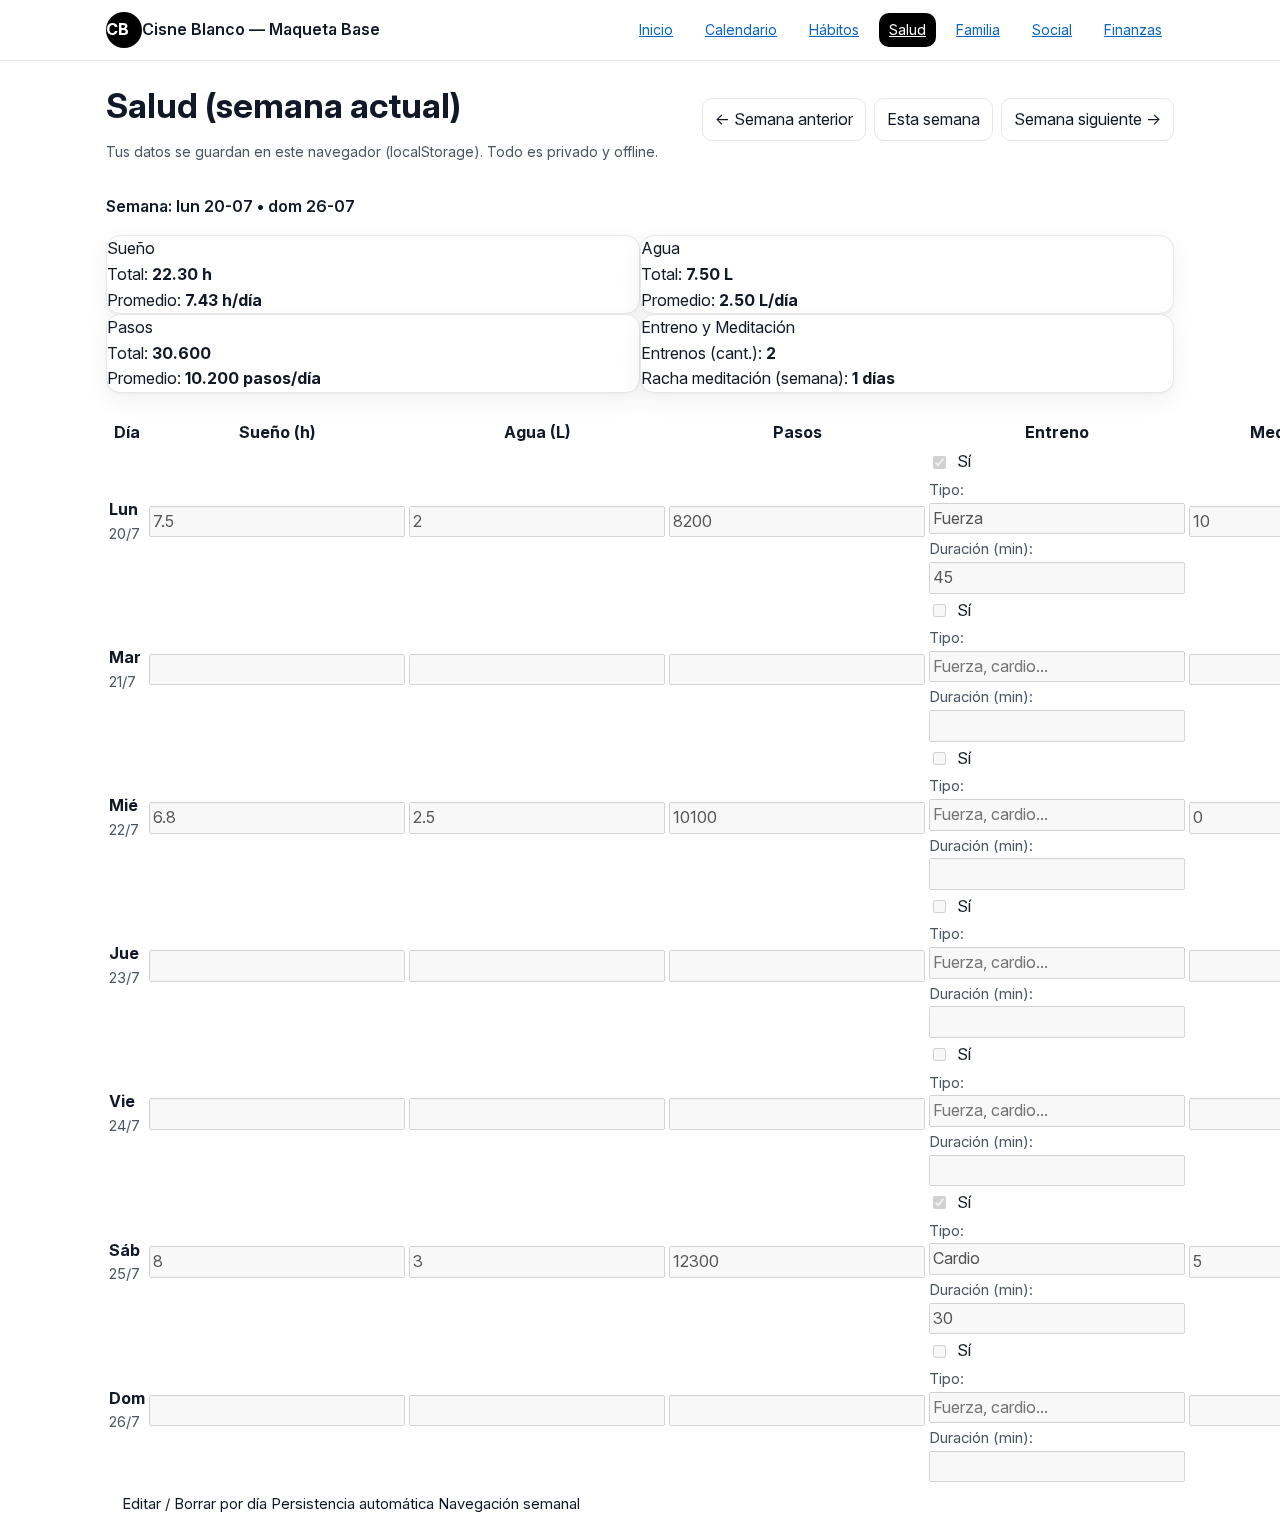
<file: pages/salud.html>
<!doctype html>
<html lang="es">
<head>
  <link rel="icon" type="image/png" href="../assets/favicon.png?v=1202">
  <link rel="stylesheet" href="../assets/css/base-typography.css?v=14">
  <link rel="stylesheet" href="../css/mini.css?v=14">
  <link rel="stylesheet" href="../assets/css/main.css?v=1201">
  <meta charset="utf-8">
  <meta name="viewport" content="width=device-width, initial-scale=1">
  <title>Cisne Blanco — Salud</title>
  <meta name="description" content="Proyecto Cisne Blanco — Maqueta Base">
</head>
<body>
  <header class="border-b backdrop-blur sticky">
    <div class="mx-auto container-pro px-4 py-3 flex items-center justify-between">
      <div class="flex items-center gap-3">
        <div class="h-9 w-9 rounded-full bg-black text-white flex items-center justify-center font-bold">CB</div>
        <span class="font-semibold">Cisne Blanco — Maqueta Base</span>
      </div>
      <nav class="flex items-center gap-2 text-sm">
        <a href="../index.html" data-page="home" class="px-3 py-1 rounded-lg hover:bg-gray-100">Inicio</a>
        <a href="calendario.html" data-page="calendario" class="px-3 py-1 rounded-lg hover:bg-gray-100">Calendario</a>
        <a href="habitos.html" data-page="habitos" class="px-3 py-1 rounded-lg hover:bg-gray-100">Hábitos</a>
        <a href="salud.html" data-page="salud" class="px-3 py-1 rounded-lg hover:bg-gray-100">Salud</a>
        <a href="familia.html" data-page="familia" class="px-3 py-1 rounded-lg hover:bg-gray-100">Familia</a>
        <a href="social.html" data-page="social" class="px-3 py-1 rounded-lg hover:bg-gray-100">Social</a>
        <a href="finanzas.html" data-page="finanzas" class="px-3 py-1 rounded-lg hover:bg-gray-100">Finanzas</a>
      </nav>
    </div>
  </header>

  <main class="mx-auto container-pro px-4 pt-8">
    <div class="flex items-center justify-between mb-4">
      <div>
        <h1 class="text-2xl font-bold mb-1">Salud (semana actual)</h1>
        <p class="text-gray-600 text-sm">Tus datos se guardan en este navegador (localStorage). Todo es privado y offline.</p>
      </div>
      <div class="flex gap-2">
        <button id="prevWeekBtn" class="btn">← Semana anterior</button>
        <button id="thisWeekBtn" class="btn">Esta semana</button>
        <button id="nextWeekBtn" class="btn">Semana siguiente →</button>
      </div>
    </div>

    <div class="note mb-4">
      <span id="weekLabel" class="font-semibold"></span>
    </div>

    <section class="grid grid-cols-1 md:grid-cols-2 gap-3 mb-6">
      <div class="card">
        <div class="card-title">Sueño</div>
        <div>Total: <strong><span id="sleepTotal">0</span> h</strong></div>
        <div>Promedio: <strong><span id="sleepAvg">0</span> h/día</strong></div>
      </div>
      <div class="card">
        <div class="card-title">Agua</div>
        <div>Total: <strong><span id="waterTotal">0</span> L</strong></div>
        <div>Promedio: <strong><span id="waterAvg">0</span> L/día</strong></div>
      </div>
      <div class="card">
        <div class="card-title">Pasos</div>
        <div>Total: <strong><span id="stepsTotal">0</span></strong></div>
        <div>Promedio: <strong><span id="stepsAvg">0</span> pasos/día</strong></div>
      </div>
      <div class="card">
        <div class="card-title">Entreno y Meditación</div>
        <div>Entrenos (cant.): <strong><span id="trainCount">0</span></strong></div>
        <div>Racha meditación (semana): <strong><span id="medStreak">0</span> días</strong></div>
      </div>
    </section>

    <div class="grid-wrap">
      <table class="table" id="weekTable" aria-label="Control diario de salud">
        <thead>
          <tr>
            <th>Día</th>
            <th>Sueño (h)</th>
            <th>Agua (L)</th>
            <th>Pasos</th>
            <th>Entreno</th>
            <th>Meditación (min)</th>
            <th>Notas</th>
            <th class="center">Acciones</th>
          </tr>
        </thead>
        <tbody id="weekBody"></tbody>
      </table>
    </div>

    <footer class="note">
      <div class="small" style="padding:8px 16px">
        <span class="chip">Editar / Borrar por día</span>
        <span class="chip">Persistencia automática</span>
        <span class="chip">Navegación semanal</span>
      </div>
    </footer>
  </main>

  <!-- Resalta la pestaña activa según la URL -->
  <script>
    (function() {
      const path = location.pathname;
      const map = {
        "/": "home",
        "index.html": "home",
        "calendario.html": "calendario",
        "habitos.html": "habitos",
        "salud.html": "salud",
        "familia.html": "familia",
        "social.html": "social",
        "finanzas.html": "finanzas"
      };
      let key = "home";
      for (const k in map) {
        if (path.endsWith(k)) { key = map[k]; break; }
      }
      document.querySelectorAll('a[data-page]').forEach(a => {
        if (a.dataset.page === key) {
          a.style.background = '#000';
          a.style.color = '#fff';
          a.style.borderRadius = '10px';
          a.style.padding = '6px 10px';
        }
      });
    })();
  </script>

  <script>
  // ===== Utilidades de fecha (semana Lunes-Domingo) =====
  const toMidnight = (d)=>{ const x=new Date(d); x.setHours(0,0,0,0); return x; };
  const addDays = (d,n)=>{ const x=new Date(d); x.setDate(x.getDate()+n); return x; };
  const mondayOfWeek = (d)=>{ const date=toMidnight(d); const day=date.getDay(); const diff=(day===0?-6:1-day); date.setDate(date.getDate()+diff); return date; };
  const formatDM = (d)=> d.toLocaleDateString('es-AR', { day:'2-digit', month:'2-digit' });
  const formatRange = (a,b)=> `${a.toLocaleDateString('es-AR',{weekday:'short', day:'2-digit', month:'2-digit'})} • ${b.toLocaleDateString('es-AR',{weekday:'short', day:'2-digit', month:'2-digit'})}`;
  const DAY_NAMES = ['Lun','Mar','Mié','Jue','Vie','Sáb','Dom'];
  const getWeekKey = (start)=> `salud_v1_${start.getFullYear()}_${String(start.getMonth()+1).padStart(2,'0')}_${String(start.getDate()).padStart(2,'0')}`;

  // ===== Persistencia =====
  function loadWeek(start){
    const key = getWeekKey(start);
    const raw = localStorage.getItem(key);
    if(!raw){
      return Array.from({length:7}, (_,i)=> ({
        date: addDays(start,i).toISOString().slice(0,10),
        sleep:"", water:"", steps:"", train:false, trainType:"", trainDur:"", med:"", notes:""
      }));
    }
    try { return JSON.parse(raw); } catch(e){ console.warn('JSON inválido, reinicio de semana'); localStorage.removeItem(key); return loadWeek(start); }
  }
  function saveWeek(start,data){
    localStorage.setItem(getWeekKey(start), JSON.stringify(data));
  }
  function isEmptyWeek(data){
    return data.every(d=> (d.sleep==="" && d.water==="" && d.steps==="" && !d.train && d.trainType==="" && d.trainDur==="" && (d.med==="" || d.med===0) && (d.notes==="" || d.notes==null)));
  }

  // ===== Estado =====
  let currentMonday = mondayOfWeek(new Date());
  let weekData = loadWeek(currentMonday);

  // Precarga opcional (solo si la semana está vacía)
  (function seedIfEmpty(){
    const data = loadWeek(currentMonday);
    if(!isEmptyWeek(data)) return;
    // Indices: 0=Lun, 2=Mié, 5=Sáb
    const put = (idx, vals)=> data[idx] = { ...data[idx], ...vals };
    put(0, { sleep:7.5, water:2.0, steps:8200, train:true, trainType:"Fuerza", trainDur:45, med:10, notes:"brazo/pecho" });
    put(2, { sleep:6.8, water:2.5, steps:10100, train:false, trainType:"", trainDur:"", med:0, notes:"día largo" });
    put(5, { sleep:8.0, water:3.0, steps:12300, train:true, trainType:"Cardio", trainDur:30, med:5, notes:"parque" });
    saveWeek(currentMonday, data);
  })();

  // ===== UI =====
  const $weekLabel = document.getElementById('weekLabel');
  const $weekBody = document.getElementById('weekBody');

  function renderWeek(){
    const start = toMidnight(currentMonday);
    const end = addDays(start, 6);
    $weekLabel.textContent = `Semana: ${formatRange(start,end)}`;
    weekData = loadWeek(start);
    $weekBody.innerHTML = '';
    for(let i=0;i<7;i++){
      const d = addDays(start,i);
      $weekBody.appendChild(buildRow(i, d, weekData[i]));
    }
    renderSummary();
  }

  function cellInput(type, value, attrs=""){ 
    return `<input type="${type}" ${attrs} value="${value ?? ""}" disabled class="input">`; 
  }
  function cellTextarea(value, attrs=""){
    return `<textarea ${attrs} disabled class="input" style="min-height:44px;resize:vertical;">${value ?? ""}</textarea>`;
  }
  function cellTrain(item){
    const checked = item.train ? "checked" : "";
    return `<label class="flex items-center gap-2">
      <input type="checkbox" ${checked} disabled> Sí
    </label>
    <div class="small text-gray-600 mt-1">Tipo:</div>
    <input type="text" value="${item.trainType ?? ""}" placeholder="Fuerza, cardio..." disabled class="input">
    <div class="small text-gray-600 mt-1">Duración (min):</div>
    <input type="number" min="0" step="1" value="${item.trainDur ?? ""}" disabled class="input">`;
  }

  function buildRow(index, dateObj, item){
    const tr = document.createElement('tr');
    tr.dataset.index = index;

    const dayTd = document.createElement('td');
    dayTd.innerHTML = `<strong>${DAY_NAMES[index]}</strong><div class="text-gray-600 small">${formatDM(dateObj)}</div>`;

    const sleepTd = document.createElement('td'); sleepTd.innerHTML = cellInput("number", item.sleep, 'min="0" step="0.25"');
    const waterTd = document.createElement('td'); waterTd.innerHTML = cellInput("number", item.water, 'min="0" step="0.1"');
    const stepsTd = document.createElement('td'); stepsTd.innerHTML = cellInput("number", item.steps, 'min="0" step="1"');
    const trainTd = document.createElement('td'); trainTd.innerHTML = cellTrain(item);
    const medTd = document.createElement('td');   medTd.innerHTML   = cellInput("number", item.med, 'min="0" step="1"');
    const notesTd = document.createElement('td'); notesTd.innerHTML = cellTextarea(item.notes, 'placeholder="Notas del día..."');

    const actionsTd = document.createElement('td');
    actionsTd.className = "center";
    actionsTd.innerHTML = `<div class="flex gap-2">
      <button class="btn editBtn">Editar</button>
      <button class="btn primary saveBtn" hidden>Guardar</button>
      <button class="btn cancelBtn" hidden>Cancelar</button>
      <button class="btn danger outline deleteBtn">Borrar</button>
    </div>`;

    tr.append(dayTd, sleepTd, waterTd, stepsTd, trainTd, medTd, notesTd, actionsTd);

    const editBtn = tr.querySelector('.editBtn');
    const saveBtn = tr.querySelector('.saveBtn');
    const cancelBtn = tr.querySelector('.cancelBtn');
    const deleteBtn = tr.querySelector('.deleteBtn');
    const inputs = tr.querySelectorAll('input, textarea');

    function setDisabled(disabled){ inputs.forEach(el=> el.disabled = disabled); }
    function snapshot(){ return Array.from(inputs).map(el=> (el.type==='checkbox' ? el.checked : el.value)); }
    let cached = snapshot();

    editBtn.addEventListener('click', ()=>{
      setDisabled(false); editBtn.hidden = true; saveBtn.hidden = false; cancelBtn.hidden = false;
    });
    cancelBtn.addEventListener('click', ()=>{
      let i=0; inputs.forEach(el=>{ if(el.type==='checkbox'){ el.checked = Boolean(cached[i]); } else { el.value = cached[i]; } i++; });
      setDisabled(true); editBtn.hidden = false; saveBtn.hidden = true; cancelBtn.hidden = true;
    });
    saveBtn.addEventListener('click', ()=>{
      const vals = readValuesFromRow(tr);
      const data = loadWeek(currentMonday);
      data[index] = { date: item.date, ...vals };
      saveWeek(currentMonday, data);
      cached = snapshot();
      setDisabled(true); editBtn.hidden = false; saveBtn.hidden = true; cancelBtn.hidden = true;
      renderSummary();
    });
    deleteBtn.addEventListener('click', ()=>{
      if(!confirm('¿Borrar los datos de este día?')) return;
      const data = loadWeek(currentMonday);
      data[index] = { date: item.date, sleep:"", water:"", steps:"", train:false, trainType:"", trainDur:"", med:"", notes:"" };
      saveWeek(currentMonday, data);
      renderWeek();
    });

    return tr;
  }

  function readValuesFromRow(tr){
    const tds = tr.querySelectorAll('td');
    const sleep = tds[1].querySelector('input').value;
    const water = tds[2].querySelector('input').value;
    const steps = tds[3].querySelector('input').value;
    const trainBox = tds[4].querySelector('input[type="checkbox"]');
    const trainType = tds[4].querySelector('input[type="text"]').value;
    const trainDur = tds[4].querySelector('input[type="number"]').value;
    const med = tds[5].querySelector('input').value;
    const notes = tds[6].querySelector('textarea').value;
    return {
      sleep: sleep !== "" ? parseFloat(sleep) : "",
      water: water !== "" ? parseFloat(water) : "",
      steps: steps !== "" ? parseInt(steps) : "",
      train: !!trainBox.checked,
      trainType: trainType || "",
      trainDur: trainDur !== "" ? parseInt(trainDur) : "",
      med: med !== "" ? parseInt(med) : "",
      notes: notes || ""
    };
  }

  function renderSummary(){
    const data = loadWeek(currentMonday);
    const isNum = (x)=> typeof x === 'number' && !isNaN(x);
    const sum = (acc,v)=> acc + (isNum(v)? v : 0);

    const sleepTotal = data.map(d=>d.sleep).reduce(sum,0);
    const waterTotal = data.map(d=>d.water).reduce(sum,0);
    const stepsTotal = data.map(d=>d.steps).reduce(sum,0);
    const medTotal = data.map(d=>d.med).reduce(sum,0);
    const trainCount = data.filter(d=> d.train).length;

    const countDays = (key)=> data.filter(d=> isNum(d[key])).length;
    const daysSleep = countDays('sleep') || 0;
    const daysWater = countDays('water') || 0;
    const daysSteps = countDays('steps') || 0;
    const daysMed = countDays('med') || 0;

    document.getElementById('sleepTotal').textContent = sleepTotal.toFixed(2);
    document.getElementById('sleepAvg').textContent   = daysSleep? (sleepTotal/daysSleep).toFixed(2) : "0";
    document.getElementById('waterTotal').textContent = waterTotal.toFixed(2);
    document.getElementById('waterAvg').textContent   = daysWater? (waterTotal/daysWater).toFixed(2) : "0";
    document.getElementById('stepsTotal').textContent = stepsTotal.toLocaleString('es-AR');
    document.getElementById('stepsAvg').textContent   = daysSteps? Math.round(stepsTotal/daysSteps).toLocaleString('es-AR') : "0";
    document.getElementById('medStreak').textContent  = maxStreak(d=> (typeof d.med==='number' && d.med>0));
    document.getElementById('trainCount').textContent = trainCount;
  }

  function maxStreak(predicate){
    const data = loadWeek(currentMonday);
    let best=0, cur=0;
    for(const d of data){
      if(predicate(d)){ cur++; best = Math.max(best,cur); }
      else cur=0;
    }
    return best;
  }

  // Navegación semanal
  document.getElementById('prevWeekBtn').addEventListener('click', ()=>{ currentMonday = addDays(currentMonday, -7); renderWeek(); });
  document.getElementById('nextWeekBtn').addEventListener('click', ()=>{ currentMonday = addDays(currentMonday, 7); renderWeek(); });
  document.getElementById('thisWeekBtn').addEventListener('click', ()=>{ currentMonday = mondayOfWeek(new Date()); renderWeek(); });

  // Init
  renderWeek();
  </script>
</body>
</html>
</file>
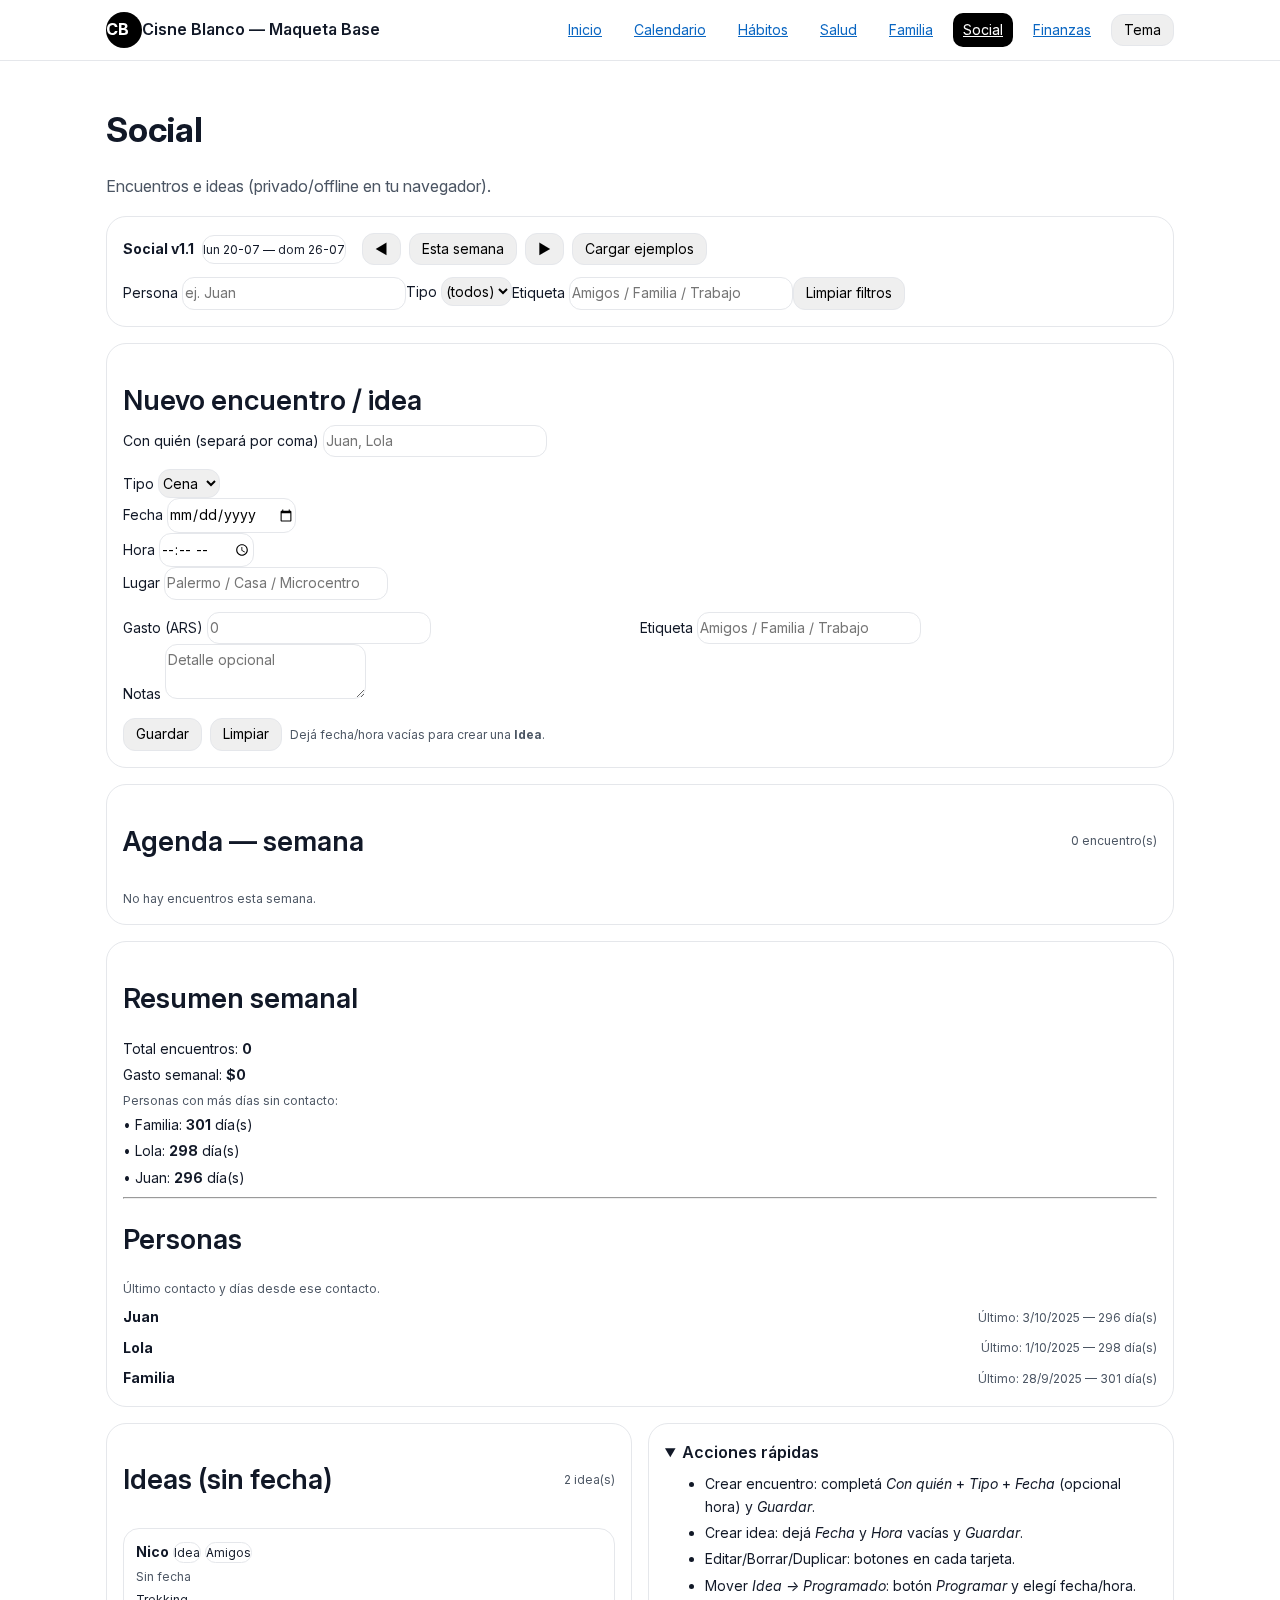
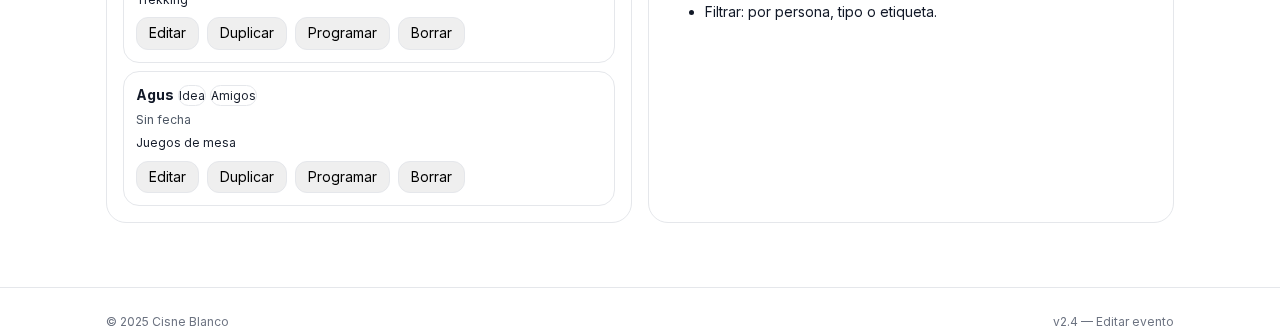
<file: pages/social.html>
<!doctype html>
<html lang="es">
<head>
  <meta charset="utf-8">
  <meta name="viewport" content="width=device-width, initial-scale=1">
  <title>Cisne Blanco — {Página}</title>
  <meta name="description" content="Sección {Página} del Proyecto Cisne Blanco">

  <link rel="icon" type="image/png" href="../assets/favicon.png?v=1202">

  <!-- CSS base -->
  <link rel="stylesheet" href="../assets/css/base-typography.css?v=14">
  <link rel="stylesheet" href="../css/mini.css?v=14">
  <link rel="stylesheet" href="../assets/css/main.css?v=1201">
</head>
<body>
  <!-- Header: mismo markup/clases que la interfaz base -->
  <header class="border-b backdrop-blur sticky">
    <div class="mx-auto container-pro px-4 py-3 flex items-center justify-between">
      <div class="flex items-center gap-3">
        <div class="h-9 w-9 rounded-full bg-black text-white flex items-center justify-center font-bold">CB</div>
        <span class="font-semibold">Cisne Blanco — Maqueta Base</span>
      </div>
      <nav class="flex items-center gap-2 text-sm">
        <a href="../index.html" data-page="home" class="px-3 py-1 rounded-lg hover:bg-gray-100">Inicio</a>
        <a href="calendario.html" data-page="calendario" class="px-3 py-1 rounded-lg hover:bg-gray-100">Calendario</a>
        <a href="habitos.html" data-page="habitos" class="px-3 py-1 rounded-lg hover:bg-gray-100">Hábitos</a>
        <a href="salud.html" data-page="salud" class="px-3 py-1 rounded-lg hover:bg-gray-100">Salud</a>
        <a href="familia.html" data-page="familia" class="px-3 py-1 rounded-lg hover:bg-gray-100">Familia</a>
        <a href="social.html" data-page="social" class="px-3 py-1 rounded-lg hover:bg-gray-100">Social</a>
        <a href="finanzas.html" data-page="finanzas" class="px-3 py-1 rounded-lg hover:bg-gray-100">Finanzas</a>
        <button id="theme-toggle" class="px-3 py-1 rounded-lg border">Tema</button>
      </nav>
    </div>
  </header>

  <main class="container-pro px-4 py-6">
    <h1 class="text-2xl font-bold mb-3">Social</h1>
    <p class="text-gray-600 mb-4">Encuentros e ideas (privado/offline en tu navegador).</p>

    <!-- Toolbar semana + filtros -->
    <section class="border rounded-2xl p-4 bg-white mb-4">
      <div class="flex items-center gap-2 flex-wrap">
        <strong class="text-sm">Social v1.1</strong>
        <span id="weekLabel" class="px-2 py-1 rounded-lg border text-xs"></span>
        <div class="flex-1"></div>
        <button id="btnPrevWeek" class="px-3 py-1 rounded-lg border hover:bg-gray-50 text-sm" aria-label="Semana anterior">◀</button>
        <button id="btnThisWeek" class="px-3 py-1 rounded-lg border hover:bg-gray-50 text-sm">Esta semana</button>
        <button id="btnNextWeek" class="px-3 py-1 rounded-lg border hover:bg-gray-50 text-sm" aria-label="Semana siguiente">▶</button>
        <button id="btnSeed" class="px-3 py-1 rounded-lg border hover:bg-gray-50 text-sm" title="Precargar ejemplos">Cargar ejemplos</button>
      </div>
      <div class="flex items-end gap-3 flex-wrap mt-3">
        <label class="text-sm">Persona
          <input id="filterPerson" list="peopleList" class="block border rounded-lg px-2 py-1 text-sm" placeholder="ej. Juan" />
        </label>
        <datalist id="peopleList"></datalist>
        <label class="text-sm">Tipo
          <select id="filterType" class="block border rounded-lg px-2 py-1 text-sm">
            <option value="">(todos)</option>
            <option value="Cena">Cena</option>
            <option value="Café">Café</option>
            <option value="Salida">Salida</option>
            <option value="Otro">Otro</option>
          </select>
        </label>
        <label class="text-sm">Etiqueta
          <input id="filterTag" class="block border rounded-lg px-2 py-1 text-sm" placeholder="Amigos / Familia / Trabajo" />
        </label>
        <div class="flex-1"></div>
        <button id="btnClearFilters" class="px-3 py-1 rounded-lg border hover:bg-gray-50 text-sm">Limpiar filtros</button>
      </div>
    </section>

    <!-- Grid principal -->
    <section class="grid grid-cols-1 md:grid-cols-3 gap-4">
      <!-- Formulario -->
      <div class="border rounded-2xl p-4 bg-white">
        <h2 id="formTitle" class="font-semibold mb-2">Nuevo encuentro / idea</h2>
        <form id="editForm" autocomplete="off" class="space-y-3">
          <input type="hidden" id="recId">
          <label class="block text-sm">Con quién (separá por coma)
            <input id="people" class="block w-full border rounded-lg px-2 py-1 text-sm" placeholder="Juan, Lola" required>
          </label>
          <div class="grid grid-cols-2 md:grid-cols-3 gap-3">
            <label class="text-sm">Tipo
              <select id="type" class="block w-full border rounded-lg px-2 py-1 text-sm">
                <option value="Cena">Cena</option>
                <option value="Café">Café</option>
                <option value="Salida">Salida</option>
                <option value="Otro">Otro</option>
              </select>
            </label>
            <label class="text-sm">Fecha
              <input id="date" type="date" class="block w-full border rounded-lg px-2 py-1 text-sm">
            </label>
            <label class="text-sm">Hora
              <input id="time" type="time" class="block w-full border rounded-lg px-2 py-1 text-sm">
            </label>
          </div>
          <label class="block text-sm">Lugar
            <input id="place" class="block w-full border rounded-lg px-2 py-1 text-sm" placeholder="Palermo / Casa / Microcentro">
          </label>
          <div class="grid grid-cols-2 md:grid-cols-2 gap-3">
            <label class="text-sm">Gasto (ARS)
              <input id="cost" type="number" step="0.01" min="0" class="block w-full border rounded-lg px-2 py-1 text-sm" placeholder="0">
            </label>
            <label class="text-sm">Etiqueta
              <input id="tag" class="block w-full border rounded-lg px-2 py-1 text-sm" placeholder="Amigos / Familia / Trabajo">
            </label>
          </div>
          <label class="block text-sm">Notas
            <textarea id="notes" rows="2" class="block w-full border rounded-lg px-2 py-1 text-sm" placeholder="Detalle opcional"></textarea>
          </label>
          <div class="flex items-center gap-2">
            <button type="submit" id="btnSave" class="px-3 py-1 rounded-lg border hover:bg-gray-50 text-sm">Guardar</button>
            <button type="button" id="btnReset" class="px-3 py-1 rounded-lg border hover:bg-gray-50 text-sm">Limpiar</button>
            <span class="text-xs text-gray-600">Dejá fecha/hora vacías para crear una <strong>Idea</strong>.</span>
          </div>
        </form>
      </div>

      <!-- Agenda semanal -->
      <div class="border rounded-2xl p-4 bg-white">
        <div class="flex items-center justify-between mb-2">
          <h2 class="font-semibold">Agenda — semana</h2>
          <span id="agendaCount" class="text-xs text-gray-600"></span>
        </div>
        <div id="agendaList" class="space-y-2 text-sm"></div>
      </div>

      <!-- Resumen + Personas -->
      <div class="border rounded-2xl p-4 bg-white">
        <h2 class="font-semibold">Resumen semanal</h2>
        <div id="weeklySummary" class="space-y-1 text-sm mt-1"></div>
        <hr class="my-3"/>
        <h2 class="font-semibold">Personas</h2>
        <div class="text-xs text-gray-600">Último contacto y días desde ese contacto.</div>
        <div id="peopleSummary" class="space-y-2 text-sm mt-2"></div>
      </div>
    </section>

    <!-- Ideas + Ayuda -->
    <section class="grid grid-cols-1 md:grid-cols-2 gap-4 mt-4">
      <div class="border rounded-2xl p-4 bg-white">
        <div class="flex items-center justify-between mb-2">
          <h2 class="font-semibold">Ideas (sin fecha)</h2>
          <span id="ideasCount" class="text-xs text-gray-600"></span>
        </div>
        <div id="ideasList" class="space-y-2 text-sm"></div>
      </div>

      <div class="border rounded-2xl p-4 bg-white">
        <details open>
          <summary class="font-semibold">Acciones rápidas</summary>
          <ul class="list-disc pl-5 text-sm mt-2 space-y-1">
            <li>Crear encuentro: completá <em>Con quién</em> + <em>Tipo</em> + <em>Fecha</em> (opcional hora) y <em>Guardar</em>.</li>
            <li>Crear idea: dejá <em>Fecha</em> y <em>Hora</em> vacías y <em>Guardar</em>.</li>
            <li>Editar/Borrar/Duplicar: botones en cada tarjeta.</li>
            <li>Mover <em>Idea → Programado</em>: botón <em>Programar</em> y elegí fecha/hora.</li>
            <li>Filtrar: por persona, tipo o etiqueta.</li>
          </ul>
        </details>
      </div>
    </section>
  </main>

  <footer class="mt-16 border-t">
    <div class="mx-auto container-pro px-4 py-6 text-xs text-gray-500 flex items-center justify-between">
      <span>© 2025 Cisne Blanco</span>
      <span>v2.4 — Editar evento</span>
    </div>
  </footer>

  <!-- Script de realce activo: mismo de la base -->
  <script>
    (function() {
      const path = location.pathname;
      const map = {
        "/": "home",
        "index.html": "home",
        "calendario.html": "calendario",
        "habitos.html": "habitos",
        "salud.html": "salud",
        "familia.html": "familia",
        "social.html": "social",
        "finanzas.html": "finanzas"
      };
      let key = "social";
      for (const k in map) {
        if (path.endsWith(k)) { key = map[k]; break; }
      }
      document.querySelectorAll('a[data-page]').forEach(a => {
        if (a.dataset.page === key) {
          a.style.background = '#000';
          a.style.color = '#fff';
          a.style.borderRadius = '10px';
          a.style.padding = '6px 10px';
        }
      });
    })();
  </script>

  <!-- Lógica de Social (localStorage, vistas, filtros) -->
  <script>
  (function(){
    const LS_KEY = 'cb_social_v1_records';
    const LS_SEEDED = 'cb_social_v1_seeded';
    const state = { weekOffset: 0, filterPerson: '', filterType: '', filterTag: '' };
    const $ = s => document.querySelector(s);
    const $$ = s => Array.from(document.querySelectorAll(s));

    function load(){ try { return JSON.parse(localStorage.getItem(LS_KEY) || '[]'); } catch(e){ console.error(e); return []; } }
    function save(r){ localStorage.setItem(LS_KEY, JSON.stringify(r)); }
    function uid(){ return 'r_' + Math.random().toString(36).slice(2,10); }
    function parsePeople(str){ return (str||'').split(',').map(s=>s.trim()).filter(Boolean); }
    function toISO(d,t){ if(!d) return null; const hh = t && t.length ? t : '00:00'; return new Date(d + 'T' + hh).toISOString(); }
    function fromISO(iso){ if(!iso) return {date:'',time:''}; const d=new Date(iso); const p=n=>String(n).padStart(2,'0'); return {date:d.toISOString().slice(0,10), time:p(d.getHours())+':'+p(d.getMinutes())}; }
    function startOfWeek(d){ const x=new Date(d); const day=(x.getDay()+6)%7; x.setDate(x.getDate()-day); x.setHours(0,0,0,0); return x; }
    function addDays(d,n){ const x=new Date(d); x.setDate(x.getDate()+n); return x; }
    function fmtDate(d){ return d.toLocaleDateString('es-AR',{weekday:'short',day:'2-digit',month:'2-digit'}); }
    function fmtMoney(v){ const n=Number(v||0); return n? new Intl.NumberFormat('es-AR',{style:'currency',currency:'ARS',maximumFractionDigits:0}).format(n):'$0'; }
    function daysDiff(a,b=new Date()){ const x=new Date(a); x.setHours(0,0,0,0); const y=new Date(b); y.setHours(0,0,0,0); return Math.round((y-x)/(1000*60*60*24)); }

    function seedIfEmpty(){
      if(localStorage.getItem(LS_SEEDED)) return;
      const recs = load(); if(recs.length) return;
      const examples = [
        { people:['Juan'], type:'Cena', iso: toISO('2025-10-03','20:30'), place:'Palermo', notes:'pizza', cost:18000, tag:'Amigos', status:'scheduled' },
        { people:['Lola'], type:'Café', iso: toISO('2025-10-01','10:00'), place:'Microcentro', notes:'', cost:4500, tag:'Trabajo', status:'scheduled' },
        { people:['Familia'], type:'Salida', iso: toISO('2025-09-28','13:00'), place:'Casa', notes:'Asado', cost:25000, tag:'Familia', status:'scheduled' },
        { people:['Nico'], type:'Salida', iso:null, place:'', notes:'Trekking', cost:0, tag:'Amigos', status:'idea' },
        { people:['Agus'], type:'Salida', iso:null, place:'', notes:'Juegos de mesa', cost:0, tag:'Amigos', status:'idea' }
      ];
      const seeded = examples.map(x=>({...x, id:uid(), createdAt:Date.now(), updatedAt:Date.now()}));
      save(seeded); localStorage.setItem(LS_SEEDED,'1');
    }

    function upsert(rec){
      const recs = load(); const i=recs.findIndex(r=>r.id===rec.id);
      if(i>=0){ rec.updatedAt=Date.now(); recs[i]=rec; } else { rec.createdAt=Date.now(); rec.updatedAt=Date.now(); recs.push(rec); }
      save(recs); render();
    }
    function remove(id){ save(load().filter(r=>r.id!==id)); render(); }
    function duplicate(id){ const recs=load(); const src=recs.find(r=>r.id===id); if(!src) return; recs.push({...src, id:uid(), createdAt:Date.now(), updatedAt:Date.now()}); save(recs); render(); }

    function passesFilters(r){
      if(state.filterPerson){
        const n=state.filterPerson.toLowerCase(); if(!(r.people||[]).some(p=>p.toLowerCase().includes(n))) return false;
      }
      if(state.filterType && r.type!==state.filterType) return false;
      if(state.filterTag){ const tag=(r.tag||'').toLowerCase(); if(!tag.includes(state.filterTag.toLowerCase())) return false; }
      return true;
    }

    function render(){
      const recs = load();
      // datalist
      const uniquePeople = Array.from(new Set(recs.flatMap(r=>r.people||[]))).sort();
      document.getElementById('peopleList').innerHTML = uniquePeople.map(p=>`<option value="${p}">`).join('');

      // semana
      const now=new Date(); const wkStart=startOfWeek(addDays(now,state.weekOffset*7)); const wkEnd=addDays(wkStart,6);
      document.getElementById('weekLabel').textContent = `${fmtDate(wkStart)} — ${fmtDate(wkEnd)}`;

      // agenda
      const agenda = recs.filter(r=>r.status==='scheduled' && r.iso).filter(passesFilters).filter(r=>{
        const d=new Date(r.iso); return d>=wkStart && d<=addDays(wkEnd,1);
      }).sort((a,b)=> new Date(a.iso)-new Date(b.iso));

      const groups = {}; agenda.forEach(r=>{ const key=new Date(r.iso).toISOString().slice(0,10); (groups[key]=groups[key]||[]).push(r); });
      const keys = Object.keys(groups).sort();
      const agendaHtml = keys.map(k=>{
        const d=new Date(k);
        const items = groups[k].map(cardRecord).join('');
        return `<div class="pt-2 border-t border-dashed">
          <h4 class="font-semibold text-sm mb-1">${fmtDate(d)}</h4>${items}
        </div>`;
      }).join('') || `<div class="text-xs text-gray-600">No hay encuentros esta semana.</div>`;
      document.getElementById('agendaList').innerHTML = agendaHtml;
      document.getElementById('agendaCount').textContent = `${agenda.length} encuentro(s)`;

      // resumen semanal
      const weekSpend = agenda.reduce((s,r)=> s + Number(r.cost||0), 0);
      const summary = [
        `<div>Total encuentros: <strong>${agenda.length}</strong></div>`,
        `<div>Gasto semanal: <strong>${fmtMoney(weekSpend)}</strong></div>`
      ];

      // personas: último contacto
      const lastByPerson = {};
      recs.filter(r=>r.status==='scheduled' && r.iso).forEach(r=>{
        r.people.forEach(p=>{ const d=new Date(r.iso); if(!lastByPerson[p] || d>lastByPerson[p]) lastByPerson[p]=d; });
      });
      const peopleRows = Object.entries(lastByPerson).map(([p,d])=>({p,d,days:daysDiff(d,now)})).sort((a,b)=> b.d-a.d);
      const topNoContact = [...peopleRows].sort((a,b)=> b.days-a.days).slice(0,3);
      if(topNoContact.length){
        summary.push('<div class="text-xs text-gray-600">Personas con más días sin contacto:</div>');
        topNoContact.forEach(x=> summary.push(`<div>• ${x.p}: <strong>${x.days}</strong> día(s)</div>`));
      }
      document.getElementById('weeklySummary').innerHTML = summary.join('');

      document.getElementById('peopleSummary').innerHTML = peopleRows.length
        ? peopleRows.map(x=> `<div class="flex items-center justify-between">
            <div><strong>${x.p}</strong></div>
            <div class="text-xs text-gray-600">Último: ${x.d.toLocaleDateString('es-AR')} — ${x.days} día(s)</div>
          </div>`).join('')
        : `<div class="text-xs text-gray-600">Sin contactos registrados todavía.</div>`;

      // ideas
      const ideas = recs.filter(r=>r.status==='idea').filter(passesFilters).sort((a,b)=> a.createdAt-b.createdAt);
      document.getElementById('ideasList').innerHTML = ideas.length ? ideas.map(cardRecord).join('') : `<div class="text-xs text-gray-600">No hay ideas.</div>`;
      document.getElementById('ideasCount').textContent = `${ideas.length} idea(s)`;
    }

    function cardRecord(r){
      const when = r.iso ? new Date(r.iso) : null;
      const dt = fromISO(r.iso);
      const people = (r.people||[]).join(', ');
      const badge = r.status==='idea' ? '<span class="px-2 py-0.5 rounded-full border text-xs">Idea</span>' : `<span class="px-2 py-0.5 rounded-full border text-xs">${r.type}</span>`;
      const tag = r.tag ? `<span class="px-2 py-0.5 rounded-full border text-xs">${r.tag}</span>` : '';
      return `<div class="border rounded-xl p-3 bg-white">
        <div class="flex items-center justify-between">
          <div class="space-x-1"><strong>${people}</strong> ${badge} ${tag}</div>
          <div class="text-xs text-gray-600">${r.cost ? (new Intl.NumberFormat('es-AR',{style:'currency',currency:'ARS',maximumFractionDigits:0}).format(r.cost)) : ''}</div>
        </div>
        <div class="text-xs text-gray-600 mt-1">
          ${when ? `${dt.date} ${dt.time}` : 'Sin fecha'}${r.place ? ` • ${r.place}` : ''}
        </div>
        ${r.notes ? `<div class="text-xs text-gray-700 mt-1">${r.notes}</div>` : ''}
        <div class="flex items-center gap-2 mt-2">
          <button data-act="edit" data-id="${r.id}" class="px-3 py-1 rounded-lg border hover:bg-gray-50 text-sm">Editar</button>
          <button data-act="dup" data-id="${r.id}" class="px-3 py-1 rounded-lg border hover:bg-gray-50 text-sm">Duplicar</button>
          ${r.status==='idea' ? `<button data-act="schedule" data-id="${r.id}" class="px-3 py-1 rounded-lg border hover:bg-gray-50 text-sm">Programar</button>` : ''}
          <button data-act="del" data-id="${r.id}" class="px-3 py-1 rounded-lg border hover:bg-gray-50 text-sm">Borrar</button>
        </div>
      </div>`;
    }

    function bind(){
      document.getElementById('btnPrevWeek').addEventListener('click', ()=>{ state.weekOffset--; render(); });
      document.getElementById('btnNextWeek').addEventListener('click', ()=>{ state.weekOffset++; render(); });
      document.getElementById('btnThisWeek').addEventListener('click', ()=>{ state.weekOffset=0; render(); });

      document.getElementById('filterPerson').addEventListener('input', e=>{ state.filterPerson=e.target.value.trim(); render(); });
      document.getElementById('filterType').addEventListener('change', e=>{ state.filterType=e.target.value; render(); });
      document.getElementById('filterTag').addEventListener('input', e=>{ state.filterTag=e.target.value.trim(); render(); });
      document.getElementById('btnClearFilters').addEventListener('click', ()=>{
        state.filterPerson=state.filterType=state.filterTag='';
        document.getElementById('filterPerson').value=''; document.getElementById('filterType').value=''; document.getElementById('filterTag').value=''; render();
      });

      document.getElementById('btnSeed').addEventListener('click', ()=>{
        localStorage.removeItem(LS_SEEDED); localStorage.removeItem(LS_KEY); seedIfEmpty(); render();
      });

      document.addEventListener('click', e=>{
        const btn = e.target.closest('button[data-act]'); if(!btn) return;
        const id = btn.getAttribute('data-id'); const act = btn.getAttribute('data-act');
        if(act==='del'){ if(confirm('¿Borrar este registro?')) remove(id); }
        else if(act==='dup'){ duplicate(id); }
        else if(act==='edit'){
          const rec = load().find(r=>r.id===id); if(!rec) return;
          document.getElementById('recId').value = rec.id;
          document.getElementById('people').value = (rec.people||[]).join(', ');
          document.getElementById('type').value = rec.type || 'Otro';
          const dt = fromISO(rec.iso);
          document.getElementById('date').value = dt.date;
          document.getElementById('time').value = dt.time;
          document.getElementById('place').value = rec.place || '';
          document.getElementById('cost').value = rec.cost || '';
          document.getElementById('tag').value = rec.tag || '';
          document.getElementById('notes').value = rec.notes || '';
          document.getElementById('formTitle').textContent = 'Editar registro';
          window.scrollTo({ top: 0, behavior:'smooth' });
        } else if(act==='schedule'){
          const rec = load().find(r=>r.id===id); if(!rec) return;
          const date = prompt('Fecha (YYYY-MM-DD):', new Date().toISOString().slice(0,10)); if(!date) return;
          const time = prompt('Hora (HH:MM):', '20:00');
          rec.iso = toISO(date, time); rec.status='scheduled'; upsert(rec);
        }
      });

      document.getElementById('btnReset').addEventListener('click', ()=>{
        document.getElementById('recId').value=''; document.getElementById('editForm').reset();
        document.getElementById('formTitle').textContent = 'Nuevo encuentro / idea';
      });

      document.getElementById('editForm').addEventListener('submit', e=>{
        e.preventDefault();
        const id = document.getElementById('recId').value || uid();
        const rec = {
          id,
          people: parsePeople(document.getElementById('people').value),
          type: document.getElementById('type').value || 'Otro',
          iso: toISO(document.getElementById('date').value, document.getElementById('time').value),
          place: document.getElementById('place').value.trim(),
          notes: document.getElementById('notes').value.trim(),
          cost: Number(document.getElementById('cost').value || 0),
          tag: document.getElementById('tag').value.trim(),
          status: (document.getElementById('date').value ? 'scheduled' : 'idea')
        };
        upsert(rec); document.getElementById('btnReset').click();
      });
    }

    seedIfEmpty(); bind(); render();
  })();
  </script>
</body>
</html>
</file>
<file: assets/css/base-typography.css>
/* Cisne Blanco — base-typography.css (v1)
 -----------------------------------------------------------------
 Si preferís un fallback online temporal (mientras todavía no copiás
 las fuentes locales), podés pegar esto en cada <head> (QUITAR luego):
   <link href="https://fonts.googleapis.com/css2?family=Inter:wght@400;500;600;700&family=JetBrains+Mono:wght@400;600&display=swap" rel="stylesheet">
 -----------------------------------------------------------------*/

/* 1) Carga local de fuentes (recomendado, 100% offline) */
@font-face {
  font-family: 'Inter';
  src: url('../fonts/inter/Inter-Variable.woff2') format('woff2');
  font-weight: 100 900;
  font-style: normal;
  font-display: swap;
}

@font-face {
  font-family: 'JetBrains Mono';
  src: url('../fonts/jetbrains-mono/JetBrainsMono-Variable.woff2') format('woff2');
  font-weight: 100 800;
  font-style: normal;
  font-display: swap;
}

/* 2) Variables tipográficas */
:root{
  --font-sans: 'Inter', system-ui, -apple-system, 'Segoe UI', Roboto, 'Helvetica Neue', Arial, 'Noto Sans', 'Liberation Sans', sans-serif;
  --font-mono: 'JetBrains Mono', ui-monospace, SFMono-Regular, Menlo, Consolas, 'Liberation Mono', monospace;

  /* Escala por defecto (ajustable a gusto) */
  --text-base: 16px;
  --leading: 1.6;

  /* Pesos comunes */
  --w-regular: 400;
  --w-medium: 500;
  --w-semibold: 600;
  --w-bold: 700;
}

/* 3) Aplicación global */
html{ font-size: var(--text-base); }
body{
  font-family: var(--font-sans);
  line-height: var(--leading);
  -webkit-font-smoothing: antialiased;
  -moz-osx-font-smoothing: grayscale;
  color: #111827; /* coincide con tu mini.css */
}

h1,h2,h3,.h1,.h2,.h3{ font-weight: var(--w-semibold); line-height: 1.25; }
strong,b{ font-weight: var(--w-bold); }

button,input,select,textarea{ font-family: var(--font-sans); }
code, pre, kbd, samp{ font-family: var(--font-mono); font-size: .95em; }

/* 4) Tamaños sugeridos (opcional) */
.h1, h1{ font-size: clamp(1.6rem, 1.2rem + 1.2vw, 2.2rem); }
.h2, h2{ font-size: clamp(1.3rem, 1.0rem + 0.9vw, 1.8rem); }
.h3, h3{ font-size: clamp(1.1rem, 0.9rem + 0.6vw, 1.4rem); }

.small, .text-sm{ font-size: .925rem; }
.muted{ color:#6b7280; }

/* 5) Utilidades */
.font-sans{ font-family: var(--font-sans); }
.font-mono{ font-family: var(--font-mono); }
.w-regular{ font-weight: var(--w-regular); }
.w-medium{ font-weight: var(--w-medium); }
.w-semibold{ font-weight: var(--w-semibold); }
.w-bold{ font-weight: var(--w-bold); }
</file>
<file: css/mini.css>
:root{--bg:#f7f7f8;--text:#111827;--muted:#6b7280;--border:#e5e7eb;}
*{box-sizing:border-box}body{margin:0;font-family:system-ui,-apple-system,Segoe UI,Roboto; background:var(--bg); color:var(--text)}
a{color:inherit}
header,footer{background:#fff}
.container-pro{max-width:1100px;margin:0 auto}
.border{border:1px solid var(--border)}
.rounded-lg{border-radius:12px}
.rounded-xl{border-radius:16px}
.rounded-2xl{border-radius:20px}
.p-2{padding:.5rem}.p-3{padding:.75rem}.p-4{padding:1rem}.p-5{padding:1.25rem}
.px-3{padding-left:.75rem;padding-right:.75rem}.px-4{padding-left:1rem;padding-right:1rem}
.py-1{padding-top:.25rem;padding-bottom:.25rem}.py-2{padding-top:.5rem;padding-bottom:.5rem}.py-3{padding-top:.75rem;padding-bottom:.75rem}.py-6{padding-top:1.5rem}
.mt-1{margin-top:.25rem}.mt-2{margin-top:.5rem}.mt-3{margin-top:.75rem}.mt-4{margin-top:1rem}.mt-6{margin-top:1.5rem}.mt-8{margin-top:2rem}.mt-16{margin-top:4rem}
.mb-1{margin-bottom:.25rem}.mb-2{margin-bottom:.5rem}.mb-4{margin-bottom:1rem}.mb-6{margin-bottom:1.5rem}.mb-8{margin-bottom:2rem}
.text-sm{font-size:.9rem}.text-xs{font-size:.8rem}.text-lg{font-size:1.125rem}
.font-semibold{font-weight:600}.font-bold{font-weight:700}
.text-center{text-align:center}
.text-gray-600{color:#4b5563}.text-gray-500{color:#6b7280}.text-gray-400{color:#9ca3af}
.bg-white{background:#fff}.bg-black{background:#000}.text-white{color:#fff}
.grid{display:grid}.grid-cols-7{grid-template-columns:repeat(7,1fr)}.grid-cols-1{grid-template-columns:1fr}.md\:grid-cols-2{grid-template-columns:repeat(2,1fr)}
.gap-2{gap:.5rem}.gap-4{gap:1rem}
.inline-flex{display:inline-flex;align-items:center}
button,select,input,textarea{font:inherit}
button{cursor:pointer}
button:hover{filter:brightness(0.98)}
a.block{display:block}
.hover\:bg-gray-100:hover{background:#f3f4f6}
.sticky{position:sticky;top:0}
.backdrop-blur{backdrop-filter:saturate(180%) blur(6px)}
.h-9{height:36px}.w-9{width:36px}
.flex{display:flex}.items-center{align-items:center}.justify-between{justify-content:space-between}.justify-end{justify-content:flex-end}
.space-y-1 > * + *{margin-top:.25rem}.space-y-2 > * + *{margin-top:.5rem}.space-y-3 > * + *{margin-top:.75rem}
.rounded-full{border-radius:9999px}
.border-t{border-top:1px solid var(--border)}
.border-b{border-bottom:1px solid var(--border)}
.mx-auto{margin-left:auto;margin-right:auto}
#grid .day-cell{min-height:110px}
.truncate{white-space:nowrap;overflow:hidden;text-overflow:ellipsis}
dialog{border:1px solid var(--border);border-radius:16px}
.btn{border:1px solid var(--border);padding:.5rem .75rem;border-radius:10px;background:#fff}
.btn--primary{background:#000;color:#fff;border-color:#000}
.btn--sm{padding:.25rem .5rem;font-size:.85rem}
.action-row{display:flex;gap:.25rem}
</file>
<file: assets/css/main.css>
@import url("./_fonts.css?v=1201");

/* ================== Tipografías ================== */
:root{
  --font-sans: "Inter", system-ui, -apple-system, "Segoe UI", Roboto, Arial, sans-serif;
  --font-mono: "JetBrains Mono", ui-monospace, SFMono-Regular, Menlo, Consolas, "Liberation Mono", monospace;
}
html, body { font-family: var(--font-sans) !important; }
code, pre, kbd, samp { font-family: var(--font-mono) !important; }

/* =================================================
   THEME: AUTO (light – default)
   ================================================= */
:root{
  /* radii, sombras, spacing */
  --radius: 14px;
  --shadow: 0 1px 2px rgba(0,0,0,.04), 0 8px 24px rgba(0,0,0,.06);
  --space-1: .25rem; --space-2: .5rem; --space-3: .75rem; --space-4: 1rem; --space-6: 1.5rem;

  /* tokens base */
  --bg: #ffffff;
  --fg: #111827;
  --text: var(--fg);
  --muted: #6b7280;

  --card: #ffffff;
  --card-border: #e5e7eb;

  --surface: #f8fafc;
  --surface-border: #e5e7eb;

  --accent: #111827;
  --accent-fg: #ffffff;

  --link: #0a66c2;
  --link-hover: #084b8f;

  --header-bg: rgba(255,255,255,.75);
  --header-border: #e5e7eb;

  --ok: #059669; --warn: #d97706; --danger: #b91c1c;
}

/* =================================================
   THEME: NAVY-ICE (tema alterno)
   ================================================= */
[data-theme="navy-ice"]{
  --bg: #0f1b2d;
  --fg: #e9f2ff;
  --text: var(--fg);
  --muted: #b0c2de;

  --card: #142239;
  --card-border: #20324b;

  --surface: #0f1b2d;
  --surface-border: #20324b;

  --accent: #58a6ff;
  --accent-fg: #081018;

  --link: #9bc8ff;
  --link-hover: #cbe2ff;

  --header-bg: rgba(15,27,45,.75);
  --header-border: #20324b;

  --ok: #22c55e; --warn: #f59e0b; --danger: #ef4444;
}

/* ================== Base común ================== */
html, body{ background: var(--bg); color: var(--fg); }
header{ background: var(--header-bg); border-bottom: 1px solid var(--header-border); }
a{ color: var(--link); } a:hover{ color: var(--link-hover); }
.transition-theme{ transition: background-color .25s, color .25s, border-color .25s, box-shadow .25s; }

/* ================== Componentes neutros ================== */
.card{
  background: var(--card);
  border: 1px solid var(--card-border);
  border-radius: var(--radius);
  box-shadow: var(--shadow);
}
.surface{
  background: var(--surface);
  border: 1px solid var(--surface-border);
  border-radius: var(--radius);
}
.muted{ color: var(--muted); }

/* Botones */
.btn{
  display: inline-flex; align-items: center; gap: .5ch;
  padding: .5rem .75rem;
  border: 1px solid var(--card-border);
  border-radius: calc(var(--radius) - 4px);
  background: var(--card);
  color: var(--fg);
}
.btn:hover{ filter: brightness(0.98); }
.btn-primary{
  background: var(--accent);
  color: var(--accent-fg);
  border-color: var(--accent);
}
.btn-primary:hover{ filter: brightness(1.05); }
/* alias de compatibilidad v1.2 */
.btn--sm{ padding: .375rem .625rem; font-size: .875rem; }  /* compat */
.btn-sm{  padding: .375rem .625rem; font-size: .875rem; }
.btn--primary{ background: var(--accent); color: var(--accent-fg); border-color: var(--accent); } /* compat */

/* Navegación activa */
.nav a.active{
  background: var(--card);
  color: var(--fg);
  border: 1px solid var(--card-border);
  border-radius: calc(var(--radius) - 6px);
  padding: .25rem .5rem;
}

/* Panel de “Eventos del día” y calendario (si se usan estas clases) */
.day-events{ background: var(--card); border: 1px solid var(--card-border); border-radius: var(--radius); box-shadow: 0 10px 24px rgba(0,0,0,.08); }
.day-events .muted, .day-events p{ color: var(--muted); }
.day-cell{ background: var(--card); border:1px solid var(--card-border); border-radius: var(--radius); }

/* ================== Accesibilidad ================== */
:focus-visible{ outline: 2px solid var(--link); outline-offset: 2px; }

/* ================== Sistema ================== */
/* Respeto preferencia del SO como default del esquema de color (no afecta navy-ice) */
@media (prefers-color-scheme: dark){
  :root:not([data-theme]) { color-scheme: dark; }
}

/* v1.3.1 NAVY-ICE — contraste de texto y bordes */
[data-theme="navy-ice"]{
  --fg:            #ffffff;   /* texto principal más claro */
  --muted:         #d6e3f7;   /* texto secundario legible */
  --card-border:   #3a5170;   /* borde más visible */
  --surface-border:#3a5170;   /* idem en superficies */
}

/* Calendario: números y contenido bien visibles */
[data-theme="navy-ice"] .day-cell,
[data-theme="navy-ice"] .day-cell *{
  color: var(--fg);
}

/* Panel de eventos: párrafos y “Trading” más claros */
[data-theme="navy-ice"] .day-events p,
[data-theme="navy-ice"] .day-events .muted{
  color: var(--muted);
}
[data-theme="navy-ice"] .day-events strong{
  color: var(--fg);
}

/* Bordes más marcados en celdas, tarjetas y botones */
[data-theme="navy-ice"] .day-cell,
[data-theme="navy-ice"] .card,
[data-theme="navy-ice"] .btn,
[data-theme="navy-ice"] .day-events{
  border-color: var(--card-border);
}

/* v1.3.3 calendario: días fuera del mes actual (más legibles) */
.day-cell.dimmed-day { opacity: .75; }

/* === utilidades mínimas para calendario === */
.p-2 { padding: .5rem; }
.p-3 { padding: .75rem; }
.text-left { text-align: left; }
.text-sm { font-size: .875rem; }
.text-xs { font-size: .75rem; }
.font-semibold { font-weight: 600; }
.mt-1 { margin-top: .25rem; }
.mt-2 { margin-top: .5rem; }
.space-y-1 > * + * { margin-top: .25rem; }
.flex { display:flex; }
.items-center { align-items:center; }
.items-start { align-items:flex-start; }
.justify-between { justify-content: space-between; }
.gap-2 { gap: .5rem; }
.truncate { overflow:hidden; text-overflow:ellipsis; white-space:nowrap; }
.rounded { border-radius: var(--radius); }
.bg-black { background:#000; }
.text-white { color:#fff; }
.px-1\.5 { padding-left:.375rem; padding-right:.375rem; }
.py-0\.5 { padding-top:.125rem; padding-bottom:.125rem; }

/* ===== Topbar unificada ===== */
.topbar { background: var(--nav); border-bottom: 1px solid var(--card-border); }
.topbar-inner { max-width: 1200px; margin: 0 auto; padding: .5rem 1rem; display: grid; grid-template-columns: 1fr auto auto; gap: 1rem; align-items: center; }
.brand { display:flex; align-items:center; gap:.5rem; text-decoration:none; }
.brand-dot { display:inline-grid; place-items:center; width:28px; height:28px; border-radius:999px; background:#000; color:#fff; font-weight:700; font-size:.85rem; }
.brand-title { color: var(--text); font-weight:600; }
.tabs { display:flex; gap:.75rem; flex-wrap:wrap; }
.tabs a { padding:.25rem .5rem; border-radius:999px; text-decoration:none; color: var(--link,#2563eb); border:1px solid transparent; }
.tabs a.active { background: #000; color:#fff; border-color:#000; }
.theme-pill { margin-left:.5rem; padding:.25rem .75rem; border-radius:999px; border:1px solid var(--card-border); background: var(--card); color: var(--text); }

/* ===== Dialog / Modal calendario ===== */
dialog {
  background: var(--card);
  color: var(--text);
  border: 1px solid var(--card-border);
  border-radius: 16px;
  max-width: 840px; /* ↑ antes 720px */
  width: 100%;
}
dialog::backdrop { background: rgba(0,0,0,.45); backdrop-filter: blur(2px); }

/* Tipografía unificada dentro del modal */
dialog, dialog * { font-family: inherit; color: var(--text); }

/* Inputs coherentes con la UI */
dialog .input, dialog input, dialog select, dialog textarea {
  width: 100%;
  background: var(--surface, #0b1320); /* fallback correcto */
  color: var(--text);
  border: 1px solid var(--card-border);
  border-radius: 12px;
  padding: .6rem .75rem;
  line-height: 1.35;
  box-sizing: border-box; /* evita desbordes */
}
dialog textarea { resize: vertical; min-height: 110px; font-family: inherit; }

/* Título del modal */
#modalTitle { font-weight: 700; font-size: 1.125rem; color: var(--text); }

/* Grid del formulario: 2 col responsive sin superposición */
.modal-grid {
  display: grid;
  gap: 1rem; /* ↑ antes .75rem */
  grid-template-columns: repeat(2, minmax(0,1fr));
}
@media (max-width: 680px){
  .modal-grid { grid-template-columns: 1fr; }
  dialog { max-width: 96vw; }
}

/* Botonera inferior */
.modal-actions { display:flex; gap:.5rem; justify-content:flex-end; padding: 1rem; }

/* === Contraste de íconos nativos date/time en navy-ice === */
[data-theme="navy-ice"] input[type="date"],
[data-theme="navy-ice"] input[type="time"],
[data-theme="navy-ice"] select{
  color-scheme: dark; /* mejora controles nativos en oscuro */
}

/* WebKit (Chrome/Edge/Opera/Safari) */
[data-theme="navy-ice"] input[type="date"]::-webkit-calendar-picker-indicator,
[data-theme="navy-ice"] input[type="time"]::-webkit-calendar-picker-indicator{
  filter: invert(1) brightness(1.8) contrast(1.2);
  opacity: .9;
}

/* Espacio para el ícono y evitar que tape el texto */
dialog input[type="date"],
dialog input[type="time"]{
  padding-right: 2.25rem;
  box-sizing: border-box;
}

/* === navy-ice: iconos claros SOLO dentro del modal (WebKit) === */
/* Fecha */
[data-theme="navy-ice"] dialog input[type="date"]::-webkit-calendar-picker-indicator{
  /* Reemplazo visual por SVG claro, sin tocar el control nativo */
  background: center / 16px 16px no-repeat
    url("data:image/svg+xml;utf8,<svg xmlns='http://www.w3.org/2000/svg' width='16' height='16' viewBox='0 0 24 24' fill='%23E9F2FF'><path d='M7 2a1 1 0 0 1 1 1v1h8V3a1 1 0 1 1 2 0v1h1a2 2 0 0 1 2 2v13a2 2 0 0 1-2 2H5a2 2 0 0 1-2-2V6a2 2 0 0 1 2-2h1V3a1 1 0 0 1 1-1zm12 8H5v9h14v-9zM7 6H5v2h14V6h-2V5a1 1 0 1 0-2 0v1H9V5a1 1 0 1 0-2 0v1z'/></svg>");
  opacity: 1;
  filter: none;
}

/* Hora */
[data-theme="navy-ice"] dialog input[type="time"]::-webkit-calendar-picker-indicator{
  background: center / 16px 16px no-repeat
    url("data:image/svg+xml;utf8,<svg xmlns='http://www.w3.org/2000/svg' width='16' height='16' viewBox='0 0 24 24' fill='%23E9F2FF'><path d='M12 1a11 11 0 1 0 11 11A11.013 11.013 0 0 0 12 1zm0 20a9 9 0 1 1 9-9 9.01 9.01 0 0 1-9 9zm.5-14h-2v6l5.25 3.15 1-1.65-4.25-2.5z'/></svg>");
  opacity: 1;
  filter: none;
}

/* Asegura que el texto no se pise con el icono */
[data-theme="navy-ice"] dialog input[type="date"],
[data-theme="navy-ice"] dialog input[type="time"]{
  padding-right: 2.25rem;
  box-sizing: border-box;
}

/* === Calendario: celdas con altura fija y contenido controlado === */

/* 1) Filas del grid con altura fija (ajustá el valor si querés más/menos alto) */
#grid { grid-auto-rows: 84px; }  /* tip: 84–92px queda muy bien */

/* 2) La celda ocupa toda la fila, sin crecer por contenido */
.day-cell{
  height: 100%;
  display: flex;
  flex-direction: column;
  justify-content: flex-start;
  overflow: hidden;            /* evita que el texto “empuje” la fila */
}

/* 3) Contenedor de eventos dentro de la celda: recorte suave (3 líneas máx) */
.day-cell .mt-2{
  overflow: hidden;
  max-height: 3.2rem;          /* ~3 filas de .text-xs con espacios */
}

/* Por si algún texto no trae .truncate, aseguramos corte */
.day-cell .mt-2 *{ 
  white-space: nowrap;
  overflow: hidden;
  text-overflow: ellipsis;
}

/* === Calendario: bullets de eventos uniformes (redondos) === */
/* Solo afecta a los bullets que están en las líneas de eventos dentro de la celda */
.day-cell .mt-2 .flex > span:first-child{
  display: inline-block !important;
  width: 8px !important;
  height: 8px !important;
  border-radius: 9999px !important;
  flex: 0 0 8px !important;
  /* el color lo define el inline style existente (background: tagColor), no lo tocamos */
}

/* Previene que alguna regla rara los estire en alto/ancho */
.day-cell .mt-2 .flex > span:first-child::before,
.day-cell .mt-2 .flex > span:first-child::after{ content:none !important;
}

/* === Calendario: sombreado sutil para días fuera del mes === */
/* Preparamos las celdas para recibir un overlay sin afectar el contenido */
.day-cell{ position: relative; overflow: hidden; }

/* Overlay sutil (tema AUTO/light) */
.day-cell.dimmed-day::after{
  content:"";
  position:absolute; inset:0;
  border-radius: inherit;
  background: rgba(0,0,0,.045);  /* ~4.5% de sombra */
  pointer-events: none;          /* no bloquea clics */
}

/* Overlay sutil (tema NAVY-ICE) */
[data-theme="navy-ice"] .day-cell.dimmed-day::after{
  background: rgba(255,255,255,.06); /* leve velo claro sobre fondo oscuro */
}

/* Opcional: borde un pelín más suave para diferenciarlos */
.day-cell.dimmed-day{
  border-color: color-mix(in srgb, var(--card-border) 85%, transparent);
}

/* ================== Fin ================== */
</file>
<file: themes/v1.1.1/css/base.css>
/* Cisne Blanco — Base UI System (v1.1) */
:root{--font-sans:"Inter";--font-mono:"JetBrains Mono";--radius-sm:.375rem;--radius-md:.75rem;--radius-lg:1rem;--shadow-sm:0 1px 2px rgba(0,0,0,.08);--shadow-md:0 6px 16px rgba(0,0,0,.12);--shadow-lg:0 10px 30px rgba(0,0,0,.18);--speed:.2s;--color-bg:#fff;--color-surface:#fff;--color-muted:#f3f4f6;--color-border:#e5e7eb;--color-text:#0f172a;--color-text-muted:#475569;--color-primary:#1e3a8a;--color-primary-contrast:#fff;--color-accent:#60a5fa;--color-focus:#2563eb;--color-success:#16a34a;--color-warning:#f59e0b;--color-danger:#e11d48}
*{box-sizing:border-box}html{font-size:16px}body{margin:0;font-family:var(--font-sans),system-ui;background:var(--color-bg);color:var(--color-text);line-height:1.5}
.header{position:sticky;top:0;z-index:30;display:flex;align-items:center;gap:1rem;padding:.75rem 1rem;background:var(--color-surface);border-bottom:1px solid var(--color-border);backdrop-filter:blur(6px)}
.header .brand{font-weight:700;letter-spacing:.2px}.header .brand .swan{font-weight:800}.header .actions{margin-left:auto;display:flex;gap:.5rem;align-items:center}
.container{display:grid;grid-template-columns:260px 1fr;gap:1rem;padding:1rem}.sidebar{background:var(--color-surface);border:1px solid var(--color-border);border-radius:var(--radius-lg);padding:.75rem;box-shadow:var(--shadow-sm)}
.nav{display:flex;flex-direction:column;gap:.25rem}.nav a{display:flex;align-items:center;gap:.5rem;padding:.6rem .75rem;border-radius:var(--radius-md);color:var(--color-text);text-decoration:none;border:1px solid transparent}.nav a:hover{background:var(--color-muted)}.nav a.active{background:color-mix(in hsl,var(--color-primary) 12%,var(--color-muted));border-color:color-mix(in hsl,var(--color-primary) 22%,var(--color-border))}
.main{display:flex;flex-direction:column;gap:1rem}.section{background:var(--color-surface);border:1px solid var(--color-border);border-radius:var(--radius-lg);padding:1rem;box-shadow:var(--shadow-sm)}
.btn{--btn-bg:var(--color-muted);--btn-fg:var(--color-text);--btn-bd:var(--color-border);appearance:none;border-radius:var(--radius-md);border:1px solid var(--btn-bd);padding:.55rem .9rem;font-weight:600;cursor:pointer;background:var(--btn-bg);color:var(--btn-fg);transition:background var(--speed),transform var(--speed),border-color var(--speed),box-shadow var(--speed)}
.btn:hover{transform:translateY(-1px);background:var(--btn-bg-hover,var(--btn-bg));border-color:var(--btn-bd-hover,var(--btn-bd))}.btn:active{transform:translateY(0);background:var(--btn-bg-active,var(--btn-bg));border-color:var(--btn-bd-active,var(--btn-bd))}.btn:focus-visible{outline:2px solid var(--color-focus);outline-offset:2px}.btn:disabled{opacity:.6;cursor:not-allowed}
.btn-primary{--btn-bg:var(--color-primary);--btn-fg:var(--color-primary-contrast);--btn-bd:color-mix(in hsl,var(--color-primary) 85%,black);--btn-bg-hover:color-mix(in hsl,var(--color-primary) 8%,white);--btn-bd-hover:color-mix(in hsl,var(--color-primary) 90%,black);--btn-bg-active:color-mix(in hsl,var(--color-primary) 12%,black);--btn-bd-active:color-mix(in hsl,var(--color-primary) 95%,black)}
.btn-secondary{--btn-bg:color-mix(in hsl,var(--color-primary) 12%,var(--color-muted));--btn-fg:var(--color-text);--btn-bd:color-mix(in hsl,var(--color-primary) 18%,var(--color-border));--btn-bg-hover:color-mix(in hsl,var(--color-primary) 18%,var(--color-muted));--btn-bd-hover:color-mix(in hsl,var(--color-primary) 28%,var(--color-border));--btn-bg-active:color-mix(in hsl,var(--color-primary) 24%,var(--color-muted));--btn-bd-active:color-mix(in hsl,var(--color-primary) 38%,var(--color-border))}
.btn-ghost{--btn-bg:transparent;--btn-fg:var(--color-text);--btn-bd:var(--color-border);--btn-bg-hover:var(--color-muted);--btn-bd-hover:color-mix(in hsl,var(--color-primary) 18%,var(--color-border));--btn-bg-active:color-mix(in hsl,var(--color-primary) 10%,var(--color-muted));--btn-bd-active:color-mix(in hsl,var(--color-primary) 28%,var(--color-border))}
.btn-danger{--btn-bg:var(--color-danger);--btn-fg:#fff;--btn-bd:color-mix(in hsl,var(--color-danger) 85%,black);--btn-bg-hover:color-mix(in hsl,var(--color-danger) 6%,white);--btn-bd-hover:color-mix(in hsl,var(--color-danger) 90%,black);--btn-bg-active:color-mix(in hsl,var(--color-danger) 10%,black);--btn-bd-active:color-mix(in hsl,var(--color-danger) 95%,black)}
.card{border:1px solid var(--color-border);background:var(--color-surface);border-radius:var(--radius-lg);padding:.9rem;box-shadow:var(--shadow-sm)}.card h3{margin:.2rem 0 .5rem;font-size:1rem}.card .meta{color:var(--color-text-muted);font-size:.9rem}
.badge{display:inline-flex;align-items:center;gap:.35rem;padding:.25rem .5rem;border-radius:999px;font-size:.78rem;border:1px solid var(--color-border);background:var(--color-muted);color:var(--color-text)}
.badge.success{background:color-mix(in hsl,var(--color-success) 12%,white);border-color:color-mix(in hsl,var(--color-success) 35%,var(--color-border))}.badge.warn{background:color-mix(in hsl,var(--color-warning) 12%,white);border-color:color-mix(in hsl,var(--color-warning) 35%,var(--color-border))}.badge.error{background:color-mix(in hsl,var(--color-danger) 12%,white);border-color:color-mix(in hsl,var(--color-danger) 35%,var(--color-border))}
.table{width:100%;border-collapse:collapse;font-size:.95rem}.table th,.table td{padding:.6rem .7rem;border-bottom:1px solid var(--color-border);text-align:left}.table th{color:var(--color-text-muted);font-weight:700}.table tr:hover td{background:var(--color-muted)}
.grid{display:grid;gap:1rem}.grid.cols-2{grid-template-columns:repeat(2,1fr)}.grid.cols-3{grid-template-columns:repeat(3,1fr)}.grid.cols-4{grid-template-columns:repeat(4,1fr)}
.kanban{display:flex;gap:1rem;align-items:flex-start;overflow:auto}.kanban .col{min-width:240px;flex:1;background:var(--color-muted);border:1px dashed var(--color-border);border-radius:var(--radius-lg);padding:.6rem}.kanban .col h4{margin:.2rem .2rem .4rem;font-size:.95rem;color:var(--color-text-muted)}.kanban .item{background:var(--color-surface);border:1px solid var(--color-border);border-radius:var(--radius-md);padding:.6rem .7rem;margin:.45rem 0;box-shadow:var(--shadow-sm)}
.calendar{display:grid;grid-template-columns:repeat(7,1fr);gap:.35rem}.calendar .day{background:var(--color-surface);border:1px solid var(--color-border);border-radius:var(--radius-md);min-height:70px;padding:.4rem;box-shadow:var(--shadow-sm)}.calendar .day .label{font-size:.75rem;color:var(--color-text-muted)}
.heatmap{display:grid;grid-template-columns:repeat(30,12px);gap:4px}.heatmap .cell{width:12px;height:12px;border-radius:3px;background:color-mix(in hsl,var(--color-primary) 12%,var(--color-muted))}.heatmap .cell.l2{background:color-mix(in hsl,var(--color-primary) 28%,var(--color-muted))}.heatmap .cell.l3{background:color-mix(in hsl,var(--color-primary) 48%,var(--color-muted))}.heatmap .cell.l4{background:color-mix(in hsl,var(--color-primary) 70%,var(--color-muted))}
.mono{font-family:var(--font-mono),monospace}.muted{color:var(--color-text-muted)}.row{display:flex;gap:.6rem;align-items:center}
</file>
<file: themes/v1.1.1/css/theme-navy-ice.css>
/* Navy & Ice (default) */
:root[data-theme="navy-ice"]{
  --color-bg:#f6f8fb;--color-surface:#ffffff;--color-muted:#eef2f7;--color-border:#e5e9f0;
  --color-text:#0f172a;--color-text-muted:#475569;--color-primary:#1e3a8a;--color-primary-contrast:#ffffff;
  --color-accent:#60a5fa;--color-focus:#2563eb;--color-success:#16a34a;--color-warning:#f59e0b;--color-danger:#dc2626
}
</file>
<file: themes/v1.1.1/css/theme-onyx-gold.css>
/* Onyx & Gold v1.1 */
:root[data-theme="onyx-gold"]{
  --color-bg:#0c0d0f;--color-surface:#14161a;--color-muted:#0f1115;--color-border:#2a2f3a;
  --color-text:#f1f1f3;--color-text-muted:#a8b0bb;--color-primary:#f0c64a;--color-primary-contrast:#151515;
  --color-accent:#9b87f5;--color-focus:#f5c542;--color-success:#22c55e;--color-warning:#f59e0b;--color-danger:#ef4444
}
:root[data-theme="onyx-gold"] .btn-primary{--btn-bg:#f0c64a;--btn-fg:#151515;--btn-bd:#a8831a;--btn-bg-hover:#f4cf62;--btn-bd-hover:#98741a;--btn-bg-active:#e7b935;--btn-bd-active:#8a6719}
:root[data-theme="onyx-gold"] .btn-secondary{--btn-bg:#20242c;--btn-fg:#f1f1f3;--btn-bd:#343a46;--btn-bg-hover:#262b35;--btn-bd-hover:#3e4553;--btn-bg-active:#1b1f26;--btn-bd-active:#2f3541}
:root[data-theme="onyx-gold"] .btn-ghost{--btn-bg:transparent;--btn-fg:#f1f1f3;--btn-bd:#343a46;--btn-bg-hover:#1a1e25;--btn-bd-hover:#3e4553;--btn-bg-active:#14181e;--btn-bd-active:#2f3541}
:root[data-theme="onyx-gold"] .btn-danger{--btn-bg:#f04444;--btn-fg:#151515;--btn-bd:#9f2020;--btn-bg-hover:#ff5757;--btn-bd-hover:#8f1c1c;--btn-bg-active:#e02f2f;--btn-bd-active:#7a1818}
:root[data-theme="onyx-gold"] .table th{color:#c8ced8}
:root[data-theme="onyx-gold"] .table tr:hover td{background:#1a1e25}
:root[data-theme="onyx-gold"] .card{border-color:#2f3541}
:root[data-theme="onyx-gold"] .kanban .col{border-color:#2f3541;background:#12151a}
:root[data-theme="onyx-gold"] .kanban .item{border-color:#2f3541}
:root[data-theme="onyx-gold"] .section{border-color:#2f3541;box-shadow:0 0 0 1px #2f3541,0 10px 30px rgba(0,0,0,.25)}

/* Onyx & Gold v1.1.1 — badges legibles + diferenciación de botones */

:root[data-theme="onyx-gold"] .badge{
  background:#1a1e25;
  border-color:#2f3541;
  color:#e8e8ea;
}
:root[data-theme="onyx-gold"] .badge.success{
  background: color-mix(in hsl, var(--color-success) 20%, #101318);
  border-color: color-mix(in hsl, var(--color-success) 45%, #20252e);
  color:#dff7e7;
}
:root[data-theme="onyx-gold"] .badge.warn{
  background: color-mix(in hsl, var(--color-warning) 22%, #101318);
  border-color: color-mix(in hsl, var(--color-warning) 50%, #20252e);
  color:#fff2cf;
}
:root[data-theme="onyx-gold"] .badge.error{
  background: color-mix(in hsl, var(--color-danger) 22%, #101318);
  border-color: color-mix(in hsl, var(--color-danger) 50%, #20252e);
  color:#ffe1e4;
}

/* Diferenciación de botones */
:root[data-theme="onyx-gold"] .btn-secondary{
  --btn-bg:#242a35;      /* relleno visible */
  --btn-fg:#f1f1f3;
  --btn-bd:#3a4250;
  --btn-bg-hover:#2b3240;
  --btn-bd-hover:#485163;
  --btn-bg-active:#1b2028;
  --btn-bd-active:#2f3745;
}
:root[data-theme="onyx-gold"] .btn-ghost{
  --btn-bg:transparent;   /* sólo borde */
  --btn-fg:#d5d9e2;
  --btn-bd:#404959;
  --btn-bg-hover:#131720;
  --btn-bd-hover:#4b5568;
  --btn-bg-active:#0e1218;
  --btn-bd-active:#3a4250;
}
:root[data-theme="onyx-gold"] .btn:disabled{
  background:#161a20 !important;
  color:#7f8a9a !important;
  border-color:#2a2f3a !important;
  opacity:1 !important;
}
</file>
<file: themes/v1.1.1/css/theme-ruby-silver.css>
/* Ruby & Silver v1.1 */
:root[data-theme="ruby-silver"]{
  --color-bg:#fbfbfc;--color-surface:#ffffff;--color-muted:#f3f4f6;--color-border:#e5e7eb;
  --color-text:#0f172a;--color-text-muted:#475569;--color-primary:#d62a3a;--color-primary-contrast:#ffffff;
  --color-accent:#9aa4b2;--color-focus:#e11d48;--color-success:#16a34a;--color-warning:#f59e0b;--color-danger:#8f1d2a
}
:root[data-theme="ruby-silver"] .btn-primary{--btn-bg:#d62a3a;--btn-fg:#fff;--btn-bd:#9b1e2a;--btn-bg-hover:#e04150;--btn-bd-hover:#8a1b26;--btn-bg-active:#c92434;--btn-bd-active:#7a1822}
:root[data-theme="ruby-silver"] .btn-secondary{--btn-bg:#e8ecf2;--btn-fg:#0f172a;--btn-bd:#cbd5e1;--btn-bg-hover:#dfe6ee;--btn-bd-hover:#b8c5d4;--btn-bg-active:#d6dee8;--btn-bd-active:#aab8c9}
:root[data-theme="ruby-silver"] .btn-ghost{--btn-bg:transparent;--btn-fg:#0f172a;--btn-bd:#cbd5e1;--btn-bg-hover:#f8fafc;--btn-bd-hover:#b8c5d4;--btn-bg-active:#f1f5f9;--btn-bd-active:#aab8c9}
:root[data-theme="ruby-silver"] .btn-danger{--btn-bg:#8f1d2a;--btn-fg:#fff;--btn-bd:#66131b;--btn-bg-hover:#a32434;--btn-bd-hover:#5a1118;--btn-bg-active:#7a1722;--btn-bd-active:#4e0f15}
</file>
